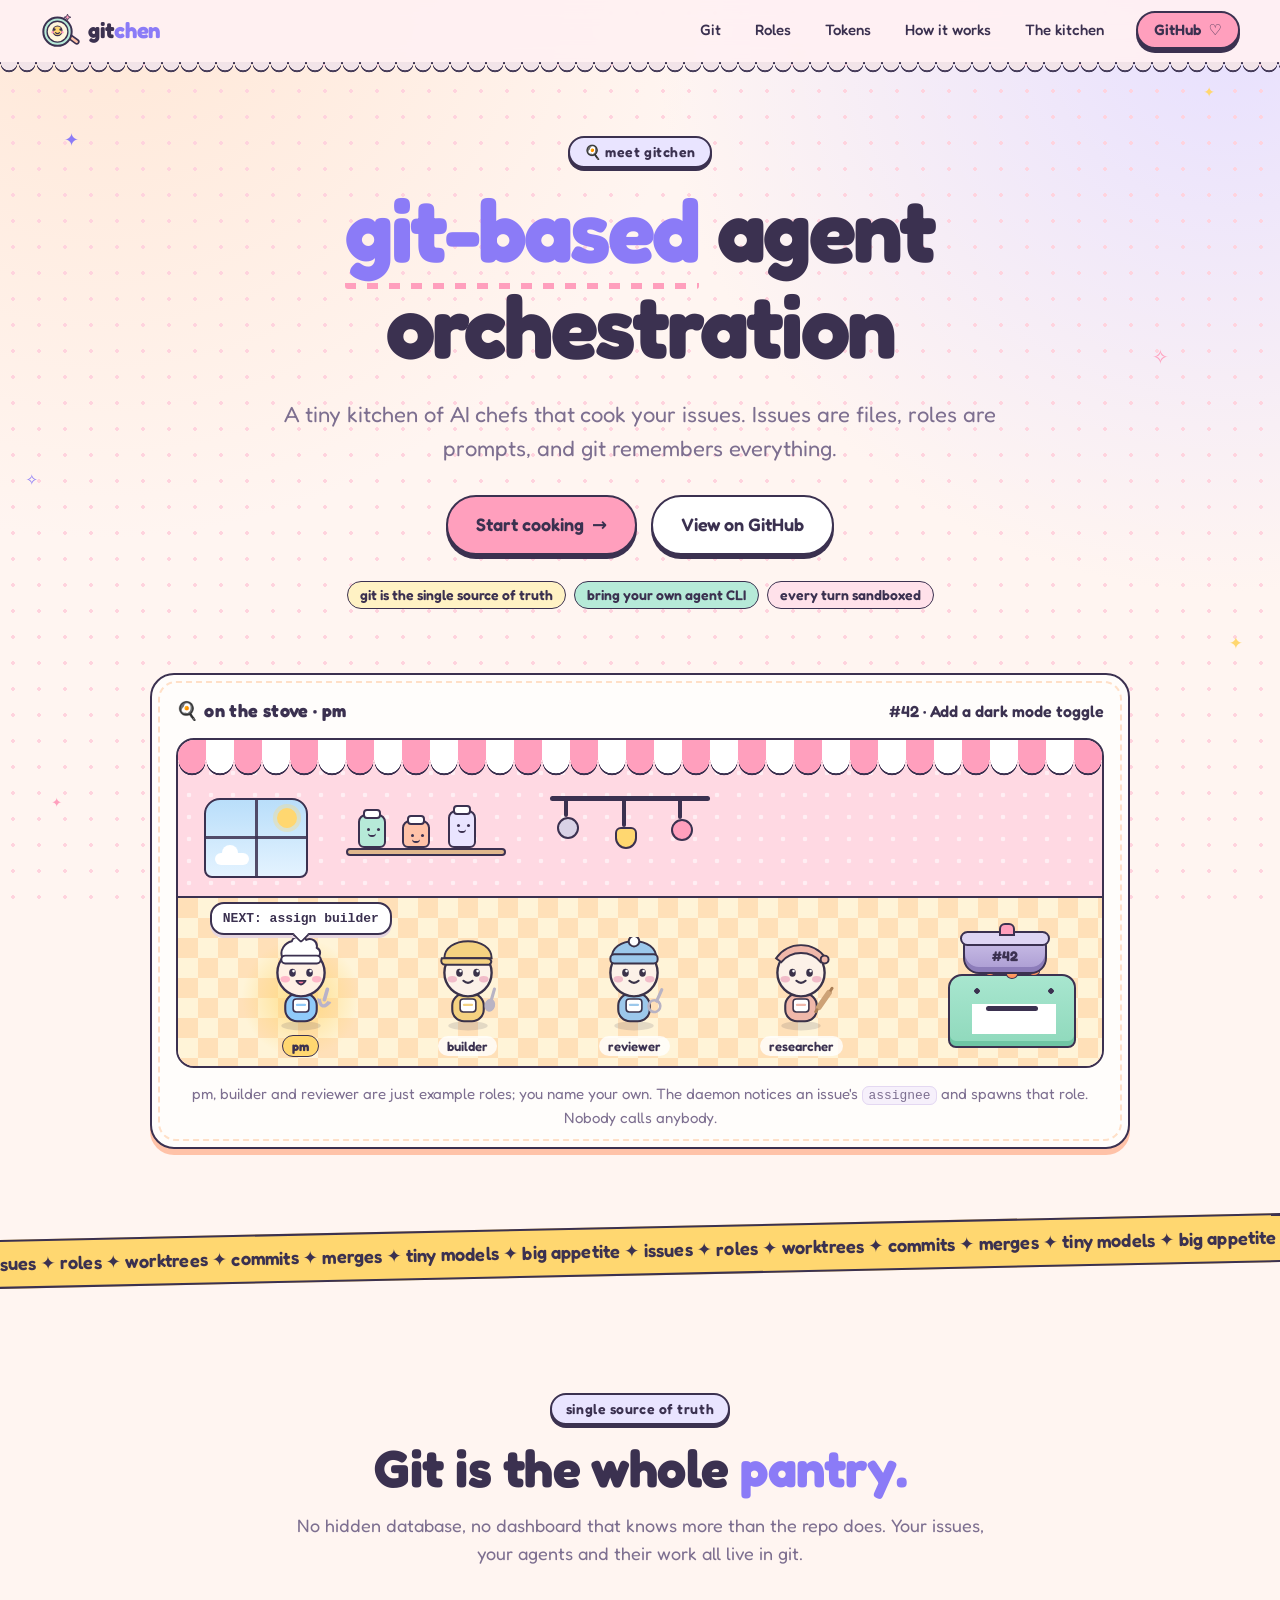
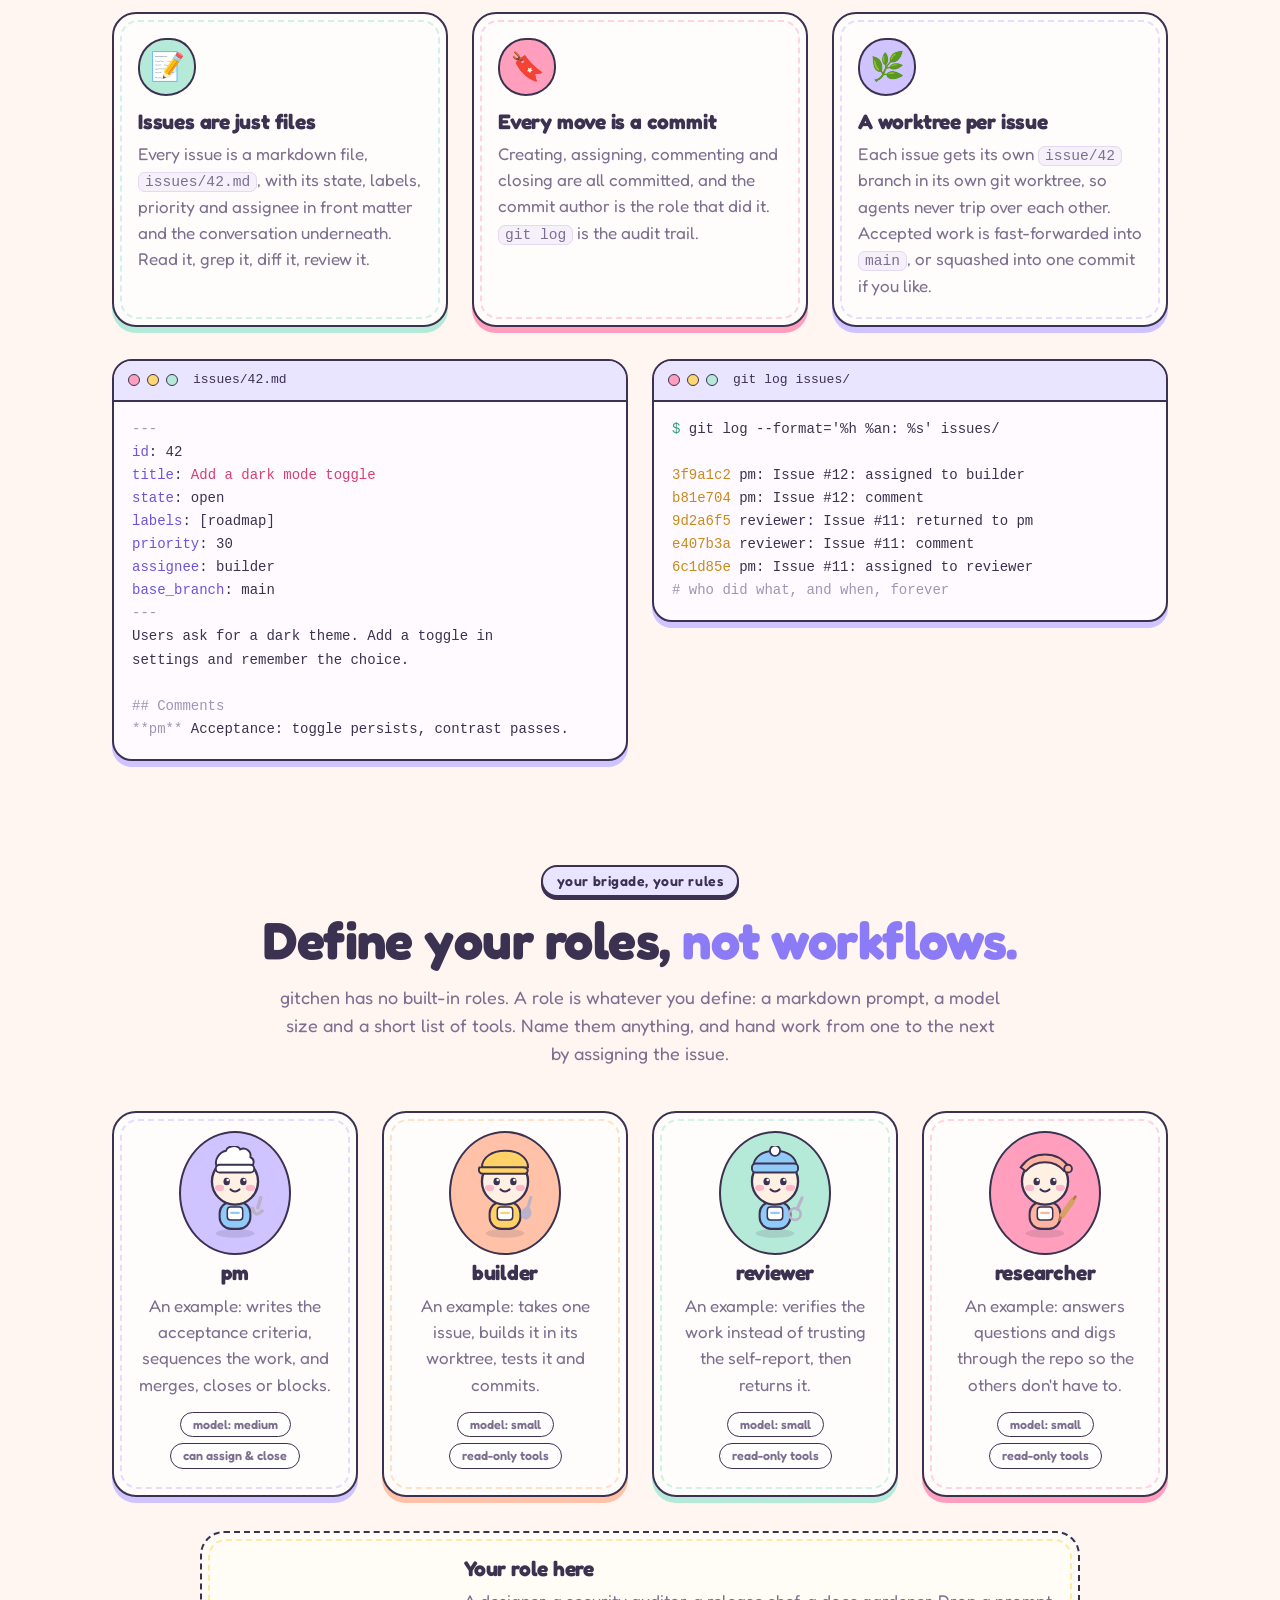
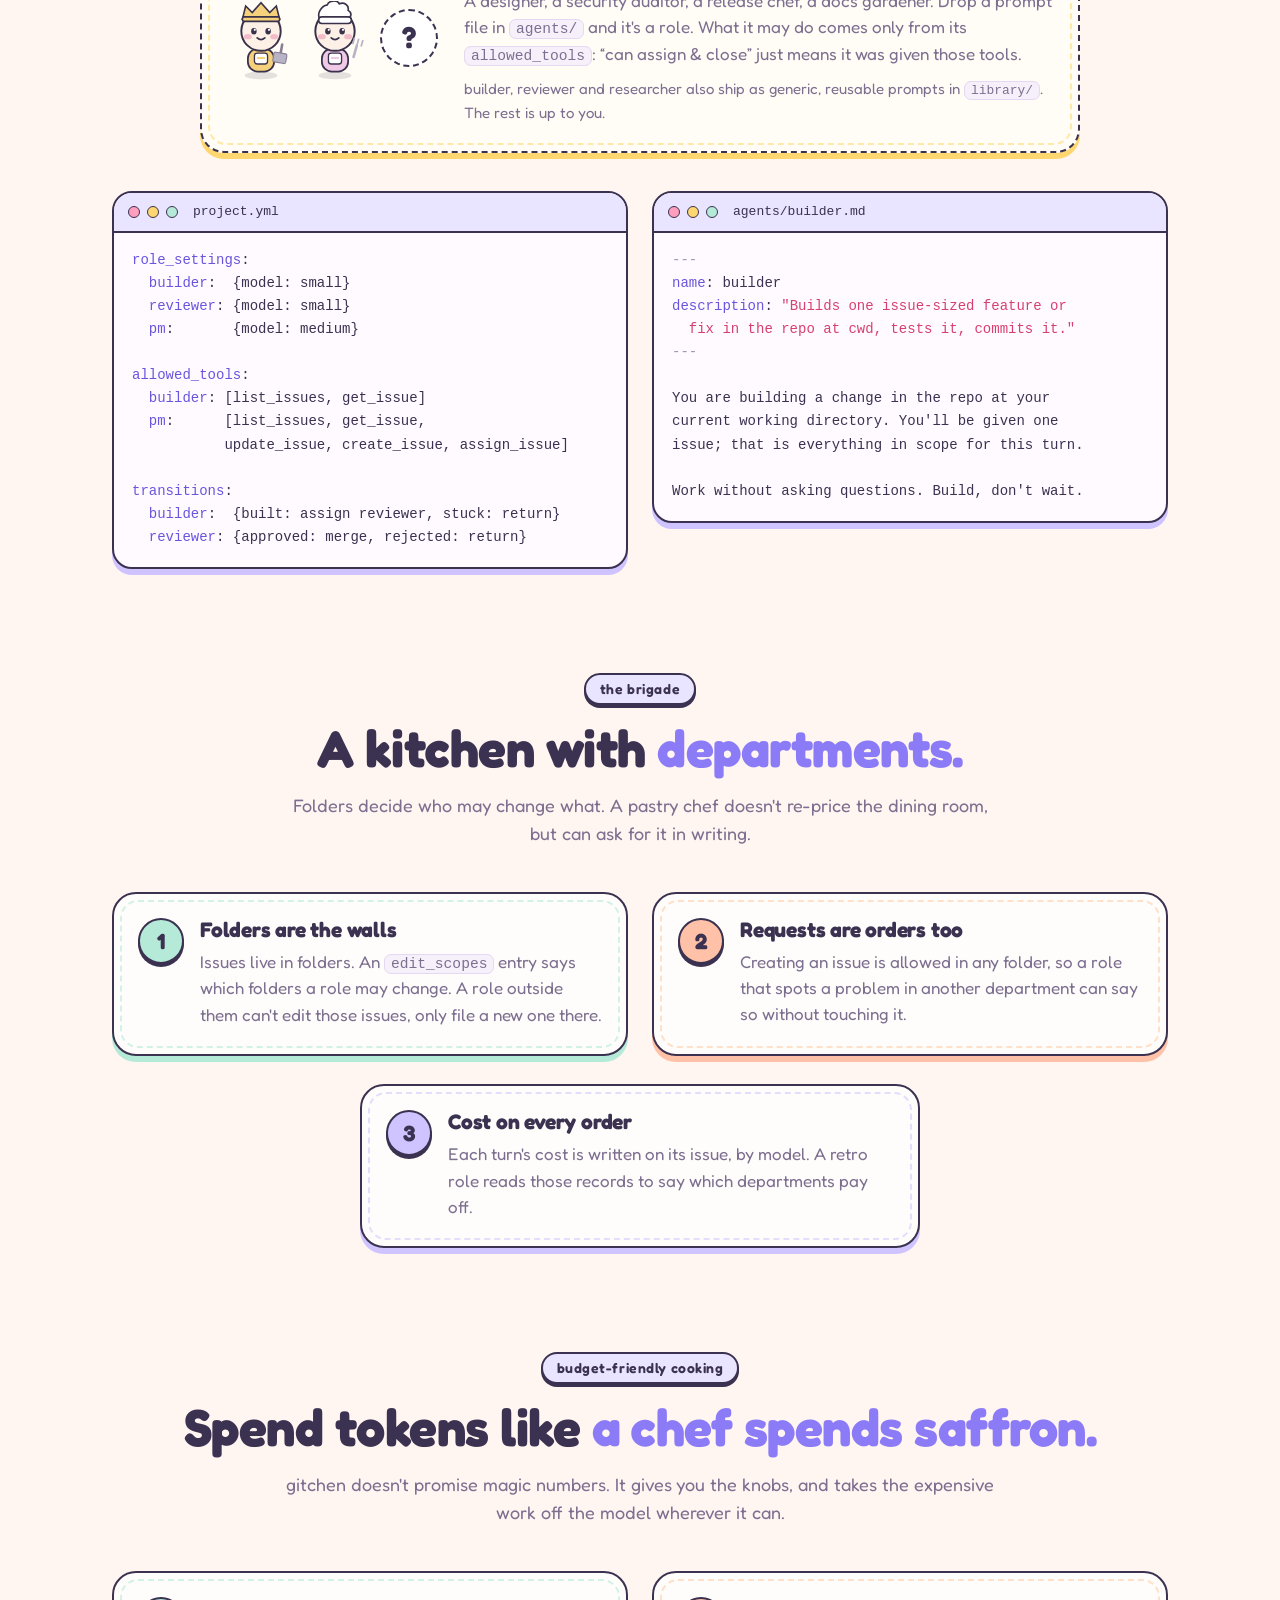
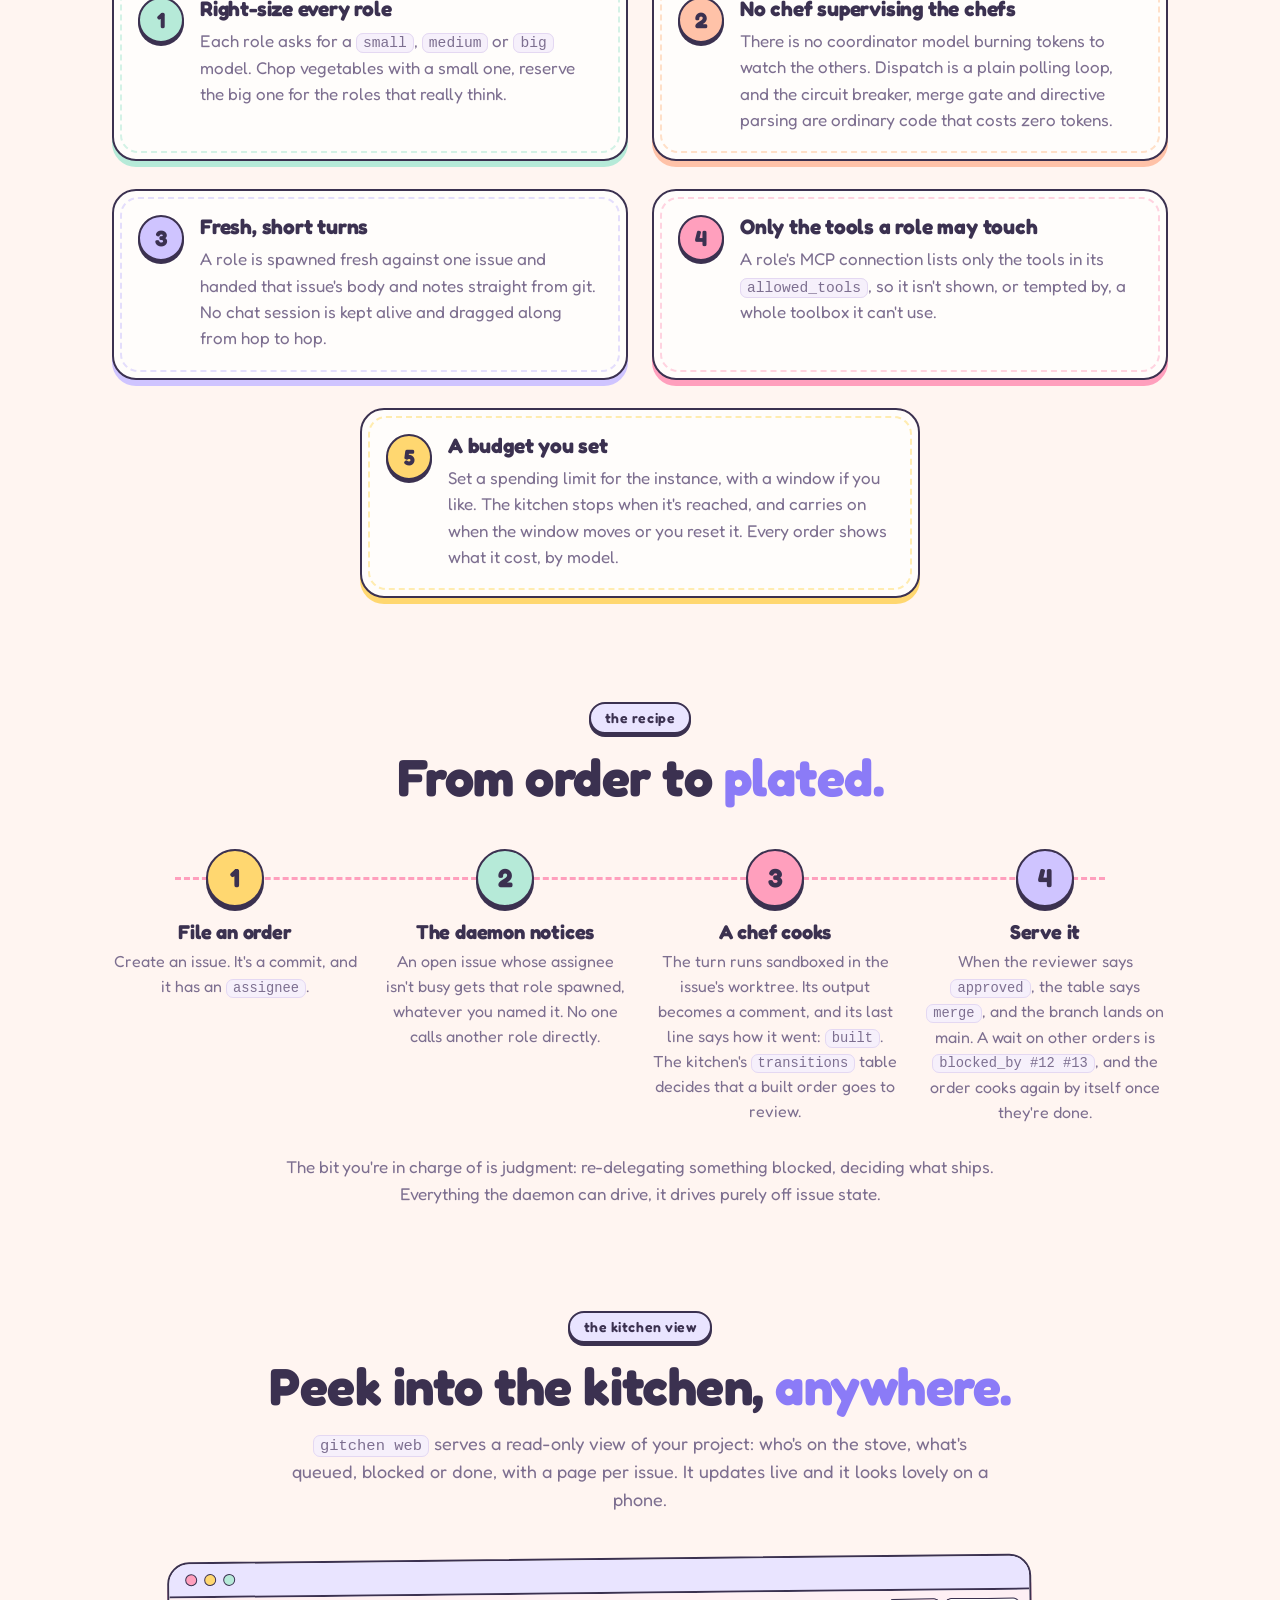
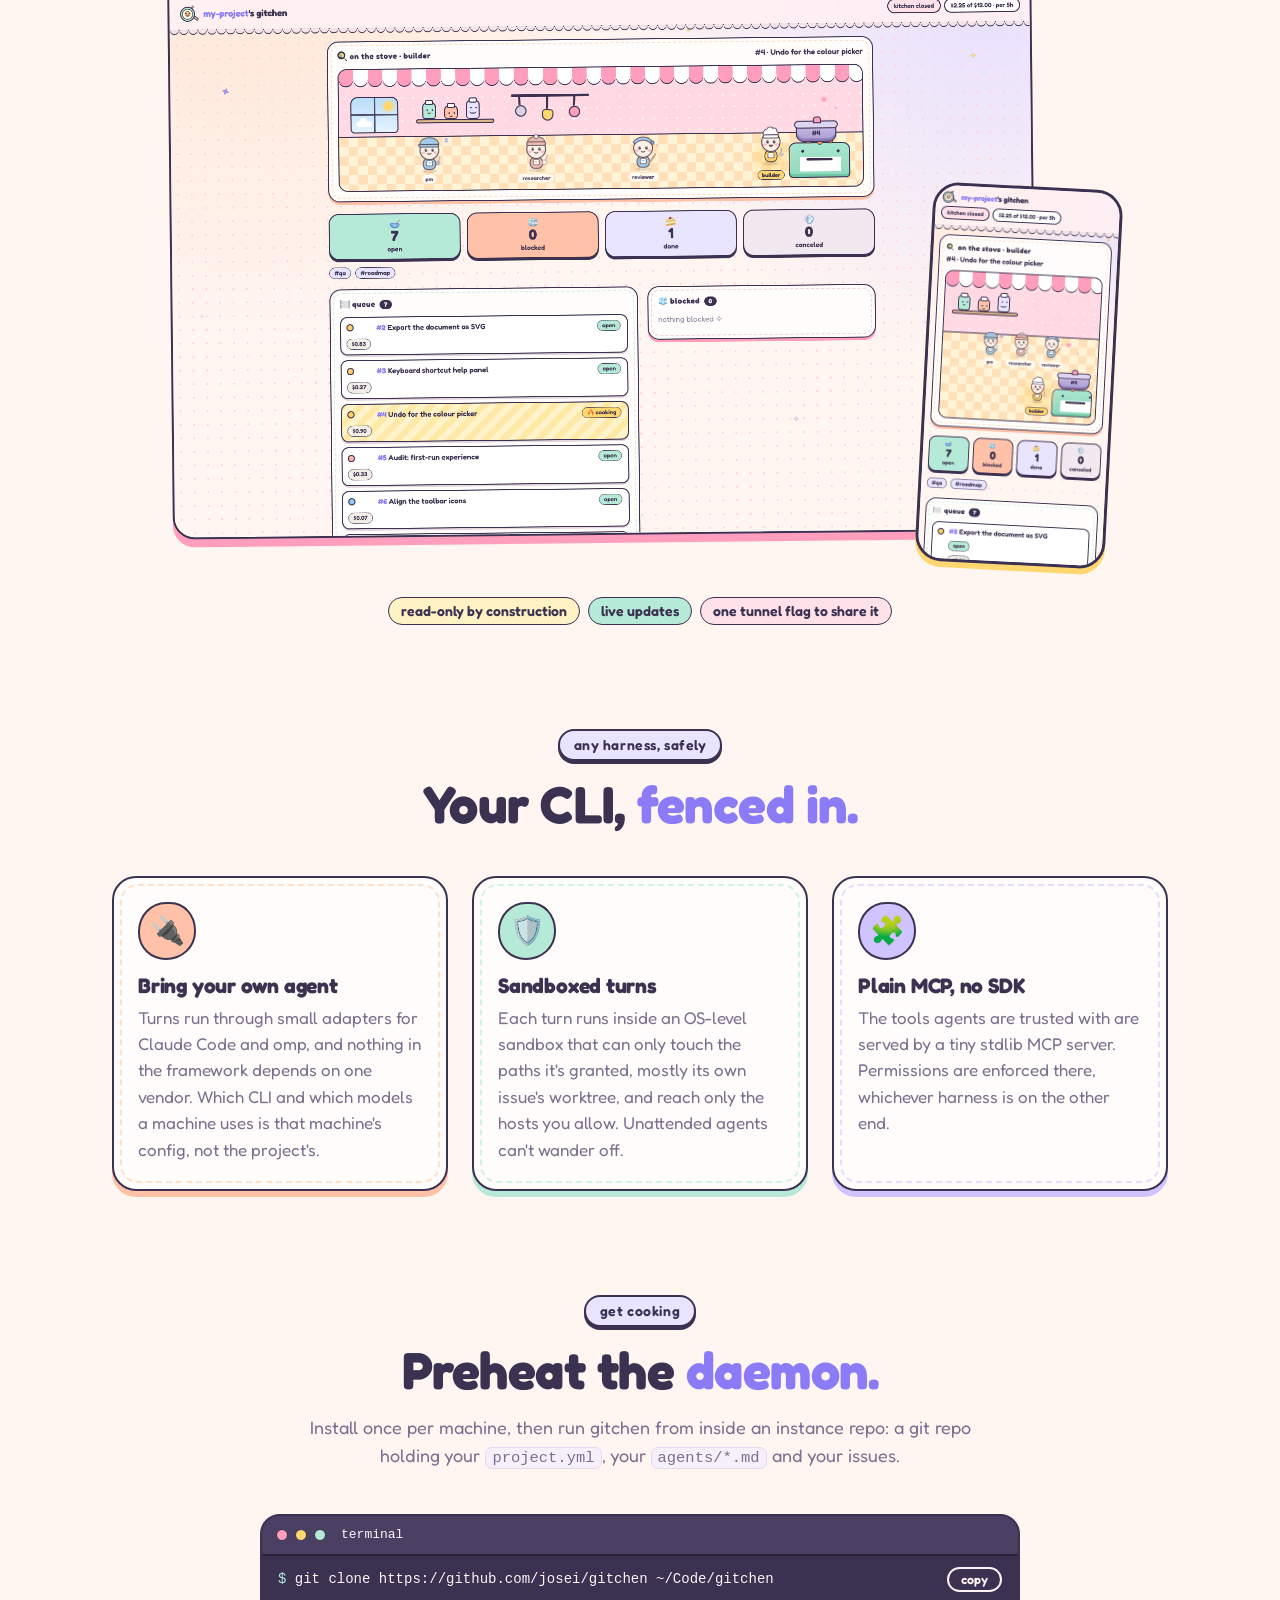
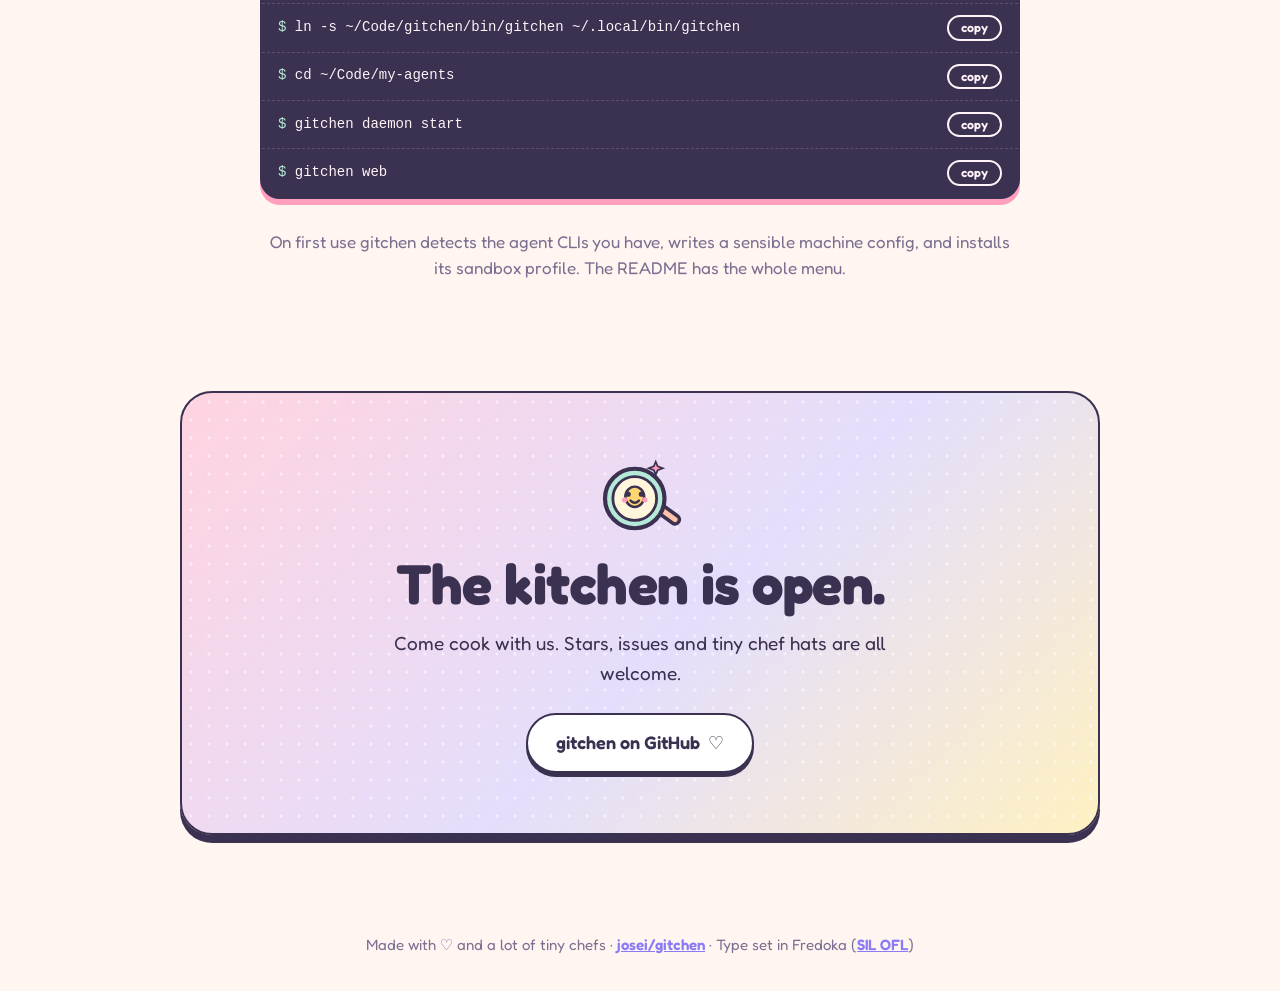
<file: site/index.html>
<!doctype html>
<html lang="en">
<head>
<meta charset="utf-8">
<meta name="viewport" content="width=device-width, initial-scale=1, viewport-fit=cover">
<title>gitchen: git-based agent orchestration</title>
<meta name="description" content="gitchen is git-based agent orchestration: issues are markdown files in git, every move is a commit, and you define the roles, models and tools each agent gets. A tiny kitchen of AI chefs that cooks your issues.">
<meta name="theme-color" content="#fff0f3">
<meta property="og:title" content="gitchen: git-based agent orchestration">
<meta property="og:description" content="Git is the single source of truth for your agents and your issues. Define roles, right-size the models, spend fewer tokens.">
<meta property="og:type" content="website">
<link rel="icon" href="favicon.svg" type="image/svg+xml">
<link rel="preload" href="fonts/fredoka.woff2" as="font" type="font/woff2" crossorigin>
<link rel="stylesheet" href="styles.css">
<script>document.documentElement.classList.add("js")</script>
</head>
<body>
<div class="sparkles" aria-hidden="true">
  <i style="--x:5%;--y:14%;--s:18px;--d:0s">✦</i>
  <i style="--x:94%;--y:9%;--s:14px;--d:1.2s">✦</i>
  <i style="--x:90%;--y:38%;--s:20px;--d:2.1s">✧</i>
  <i style="--x:2%;--y:52%;--s:15px;--d:.7s">✧</i>
  <i style="--x:96%;--y:70%;--s:17px;--d:1.8s">✦</i>
  <i style="--x:4%;--y:88%;--s:13px;--d:2.6s">✦</i>
  <i style="--x:50%;--y:96%;--s:16px;--d:.4s">✧</i>
  <i style="--x:62%;--y:5%;--s:12px;--d:3s">✦</i>
</div>

<header class="top">
  <a class="brand" href="./" aria-label="gitchen, home">
    <svg class="brand-mark" viewBox="0 0 48 48" aria-hidden="true"><path d="M33 30l11 8" stroke="#3b3150" stroke-width="7" stroke-linecap="round"/>
      <path d="M33 30l11 8" stroke="#ffc2a8" stroke-width="3" stroke-linecap="round"/>
      <circle cx="21" cy="26" r="17" fill="#b6ead8" stroke="#3b3150" stroke-width="2.4"/>
      <circle cx="21" cy="26" r="12.5" fill="#fff6dc" stroke="#3b3150" stroke-width="1.6"/>
      <ellipse cx="21" cy="25" rx="5.4" ry="5.8" fill="#ffd770" stroke="#3b3150" stroke-width="1.4"/>
      <circle cx="17.2" cy="23.5" r="1.5" fill="#3b3150"/>
      <circle cx="24.8" cy="23.5" r="1.5" fill="#3b3150"/>
      <path d="M18.6 27.2q2.4 2.4 4.8 0" fill="none" stroke="#3b3150" stroke-width="1.4" stroke-linecap="round"/>
      <circle cx="15.2" cy="26.8" r="1.5" fill="#ff9fbd"/>
      <circle cx="26.8" cy="26.8" r="1.5" fill="#ff9fbd"/>
      <path d="M33 5l1.1 2.6L37 8.7l-2.9 1.1L33 12.4l-1.1-2.6L29 8.7l2.9-1.1z" fill="#ff9fbd" stroke="#3b3150" stroke-width="1"/></svg>
    <span class="brand-name">git<em>chen</em></span>
  </a>
  <nav aria-label="Sections">
    <a href="#git">Git</a>
    <a href="#roles">Roles</a>
    <a href="#tokens">Tokens</a>
    <a href="#how">How it works</a>
    <a href="#view">The kitchen</a>
  </nav>
  <a class="btn btn-small" href="https://github.com/josei/gitchen">GitHub <span aria-hidden="true">♡</span></a>
</header>

<main>
  <!-- hero -->
  <section class="hero">
    <p class="eyebrow reveal"><span aria-hidden="true">🍳</span> meet gitchen</p>
    <h1 class="reveal"><span class="stitched">git-based</span> agent orchestration</h1>
    <p class="lede reveal">A tiny kitchen of AI chefs that cook your issues. Issues are files, roles are prompts, and git remembers everything.</p>
    <div class="actions reveal">
      <a class="btn btn-primary btn-lg" href="#start">Start cooking <span aria-hidden="true">→</span></a>
      <a class="btn btn-ghost btn-lg" href="https://github.com/josei/gitchen">View on GitHub</a>
    </div>
    <ul class="chips reveal" aria-label="Highlights">
      <li>git is the single source of truth</li><li>bring your own agent CLI</li><li>every turn sandboxed</li>
    </ul>

    <div class="card scene reveal" id="scene">
      <div class="scene-head">
        <h2><span class="ico" aria-hidden="true">🍳</span><span id="scene-who">on the stove · pm</span></h2>
        <span class="scene-issue">#42 · Add a dark mode toggle</span>
      </div>
      <div class="kitchen cooking" role="img" aria-label="Illustration: four little chef agents, with the example roles pm, builder, reviewer and researcher, in a kitchen. An order, issue 42, is passed from the pm to the builder to the reviewer and back to the pm, who merges it.">
        <div class="awning"></div>
        <div class="window"><span class="sun"></span><span class="cloud"></span></div>
        <div class="shelf"><span class="jar j1"><b></b></span><span class="jar j2"><b></b></span><span class="jar j3"><b></b></span></div>
        <div class="rail"><i></i><i></i><i></i></div>
        <div class="stove">
          <span class="flame"><i></i><i></i><i></i></span>
          <span class="pot"><span class="pot-order">#42</span></span>
        </div>
        <span class="steam s1"></span><span class="steam s2"></span><span class="steam s3"></span>
        <div class="floor">
          <div class="cook active" data-cook="pm"><span class="say"><code>NEXT: assign builder</code><i class="tail" aria-hidden="true"></i></span><svg viewBox="0 0 64 72" role="img" aria-label="pm" class="active"> <ellipse cx="32" cy="67.5" rx="15" ry="3.5" fill="#3b3150" opacity=".14"/> <rect x="20" y="43" width="24" height="21" rx="9" fill="#90caf9" stroke="#3b3150" stroke-width="1.6"/> <rect x="26" y="47" width="12" height="10" rx="2.5" fill="#fff" stroke="#3b3150" stroke-width="1.2"/> <path d="M29 51.5h6" stroke="#90caf9" stroke-width="1.8" stroke-linecap="round"/> <circle cx="32" cy="27" r="18" fill="#fff0e4" stroke="#3b3150" stroke-width="1.8"/> <ellipse cx="25.5" cy="27" rx="2.5" ry="3" fill="#3b3150"/> <ellipse cx="38.5" cy="27" rx="2.5" ry="3" fill="#3b3150"/> <circle cx="26.3" cy="25.8" r="1" fill="#fff"/> <circle cx="39.3" cy="25.8" r="1" fill="#fff"/> <path d="M28.5 33.2q3.5 5.6 7 0z" fill="#ff7a9c" stroke="#3b3150" stroke-width="1.4" stroke-linejoin="round"/> <ellipse cx="20" cy="32" rx="3.6" ry="2.4" fill="#ff9fbd" opacity=".7"/> <ellipse cx="44" cy="32" rx="3.6" ry="2.4" fill="#ff9fbd" opacity=".7"/> <path d="M18 16c-3-6 2-12 7-13 1-4 9-5 11-1 4-2 9 1 8 6 4 2 3 7-1 8z" fill="#fff" stroke="#3b3150" stroke-width="1.5"/> <rect x="17" y="14" width="30" height="6" rx="3" fill="#fff" stroke="#3b3150" stroke-width="1.5"/> <g transform="translate(50 47) rotate(16)"><g class="tool"><rect x="-1.4" y="-9" width="2.8" height="11" rx="1.4" fill="#b9b2c9"/> <path d="M-5 1q5 10 10 0M-3.4 1q3.4 8 6.8 0" fill="none" stroke="#b9b2c9" stroke-width="1.5"/></g></g> </svg><span class="cook-name">pm</span></div>
          <div class="cook" data-cook="builder"><svg viewBox="0 0 64 72" role="img" aria-label="builder" class=""> <ellipse cx="32" cy="67.5" rx="15" ry="3.5" fill="#3b3150" opacity=".14"/> <rect x="20" y="43" width="24" height="21" rx="9" fill="#ffd166" stroke="#3b3150" stroke-width="1.6"/> <rect x="26" y="47" width="12" height="10" rx="2.5" fill="#fff" stroke="#3b3150" stroke-width="1.2"/> <path d="M29 51.5h6" stroke="#ffd166" stroke-width="1.8" stroke-linecap="round"/> <circle cx="32" cy="27" r="18" fill="#fff0e4" stroke="#3b3150" stroke-width="1.8"/> <ellipse cx="25.5" cy="27" rx="2.5" ry="3" fill="#3b3150"/> <ellipse cx="38.5" cy="27" rx="2.5" ry="3" fill="#3b3150"/> <circle cx="26.3" cy="25.8" r="1" fill="#fff"/> <circle cx="39.3" cy="25.8" r="1" fill="#fff"/> <path d="M28.5 33.2q3.5 3.2 7 0" fill="none" stroke="#3b3150" stroke-width="1.6" stroke-linecap="round"/> <ellipse cx="20" cy="32" rx="3.6" ry="2.4" fill="#ff9fbd" opacity=".7"/> <ellipse cx="44" cy="32" rx="3.6" ry="2.4" fill="#ff9fbd" opacity=".7"/> <path d="M14 16c0-8 8-13 18-13s18 5 18 13z" fill="#ffd166" stroke="#3b3150" stroke-width="1.5"/> <path d="M12 16h34c4 0 5 3 2 5H15c-3 0-4-2-3-5z" fill="#ffd166" stroke="#3b3150" stroke-width="1.5"/> <g transform="translate(50 47) rotate(16)"><g class="tool"><rect x="-1.2" y="-9" width="2.4" height="12" rx="1.2" fill="#b9b2c9"/> <ellipse cx="0" cy="5" rx="4" ry="5" fill="#b9b2c9"/></g></g> </svg><span class="cook-name">builder</span></div>
          <div class="cook" data-cook="reviewer"><svg viewBox="0 0 64 72" role="img" aria-label="reviewer" class=""> <ellipse cx="32" cy="67.5" rx="15" ry="3.5" fill="#3b3150" opacity=".14"/> <rect x="20" y="43" width="24" height="21" rx="9" fill="#90caf9" stroke="#3b3150" stroke-width="1.6"/> <rect x="26" y="47" width="12" height="10" rx="2.5" fill="#fff" stroke="#3b3150" stroke-width="1.2"/> <path d="M29 51.5h6" stroke="#90caf9" stroke-width="1.8" stroke-linecap="round"/> <circle cx="32" cy="27" r="18" fill="#fff0e4" stroke="#3b3150" stroke-width="1.8"/> <ellipse cx="25.5" cy="27" rx="2.5" ry="3" fill="#3b3150"/> <ellipse cx="38.5" cy="27" rx="2.5" ry="3" fill="#3b3150"/> <circle cx="26.3" cy="25.8" r="1" fill="#fff"/> <circle cx="39.3" cy="25.8" r="1" fill="#fff"/> <path d="M28.5 33.2q3.5 3.2 7 0" fill="none" stroke="#3b3150" stroke-width="1.6" stroke-linecap="round"/> <ellipse cx="20" cy="32" rx="3.6" ry="2.4" fill="#ff9fbd" opacity=".7"/> <ellipse cx="44" cy="32" rx="3.6" ry="2.4" fill="#ff9fbd" opacity=".7"/> <path d="M15 16c0-8 7-13 17-13s17 5 17 13z" fill="#90caf9" stroke="#3b3150" stroke-width="1.5"/> <rect x="14" y="13" width="36" height="7" rx="3" fill="#90caf9" stroke="#3b3150" stroke-width="1.5"/> <circle cx="32" cy="3" r="4" fill="#fff" stroke="#3b3150" stroke-width="1.5"/> <g transform="translate(50 47) rotate(24)"><g class="tool"><rect x="-1.2" y="-9" width="2.4" height="12" rx="1.2" fill="#b9b2c9"/> <circle cx="0" cy="6" r="4.5" fill="none" stroke="#b9b2c9" stroke-width="2"/></g></g> </svg><span class="cook-name">reviewer</span></div>
          <div class="cook" data-cook="researcher"><svg viewBox="0 0 64 72" role="img" aria-label="researcher" class=""> <ellipse cx="32" cy="67.5" rx="15" ry="3.5" fill="#3b3150" opacity=".14"/> <rect x="20" y="43" width="24" height="21" rx="9" fill="#ffb4a2" stroke="#3b3150" stroke-width="1.6"/> <rect x="26" y="47" width="12" height="10" rx="2.5" fill="#fff" stroke="#3b3150" stroke-width="1.2"/> <path d="M29 51.5h6" stroke="#ffb4a2" stroke-width="1.8" stroke-linecap="round"/> <circle cx="32" cy="27" r="18" fill="#fff0e4" stroke="#3b3150" stroke-width="1.8"/> <ellipse cx="25.5" cy="27" rx="2.5" ry="3" fill="#3b3150"/> <ellipse cx="38.5" cy="27" rx="2.5" ry="3" fill="#3b3150"/> <circle cx="26.3" cy="25.8" r="1" fill="#fff"/> <circle cx="39.3" cy="25.8" r="1" fill="#fff"/> <path d="M28.5 33.2q3.5 3.2 7 0" fill="none" stroke="#3b3150" stroke-width="1.6" stroke-linecap="round"/> <ellipse cx="20" cy="32" rx="3.6" ry="2.4" fill="#ff9fbd" opacity=".7"/> <ellipse cx="44" cy="32" rx="3.6" ry="2.4" fill="#ff9fbd" opacity=".7"/> <path d="M13 16c5-7 12-10 19-10s14 3 19 10l-4 3c-4-5-9-7-15-7s-11 2-15 7z" fill="#ffb4a2" stroke="#3b3150" stroke-width="1.5"/> <circle cx="50" cy="17" r="3" fill="#ffb4a2" stroke="#3b3150" stroke-width="1.5"/> <g transform="translate(50 47) rotate(35)"><g class="tool"><rect x="-2.2" y="-8" width="4.4" height="18" rx="2.2" fill="#d9a066"/> <rect x="-1.1" y="-11" width="2.2" height="4" rx="1" fill="#b57b45"/> <rect x="-1.1" y="9" width="2.2" height="4" rx="1" fill="#b57b45"/></g></g> </svg><span class="cook-name">researcher</span></div>
        </div>
      </div>
      <p class="scene-note">pm, builder and reviewer are just example roles; you name your own. The daemon notices an issue's <code>assignee</code> and spawns that role. Nobody calls anybody.</p>
    </div>
  </section>

  <div class="ribbon-wrap"><div class="ribbon" aria-hidden="true"><div><span>issues ✦ roles ✦ worktrees ✦ commits ✦ merges ✦ tiny models ✦ big appetite ✦ </span><span>issues ✦ roles ✦ worktrees ✦ commits ✦ merges ✦ tiny models ✦ big appetite ✦ </span></div></div></div>

  <!-- git as ssot -->
  <section id="git" class="block">
    <div class="sec-head reveal">
      <p class="eyebrow">single source of truth</p>
      <h2>Git is the whole <em>pantry.</em></h2>
      <p class="sub">No hidden database, no dashboard that knows more than the repo does. Your issues, your agents and their work all live in git.</p>
    </div>
    <div class="cards three">
      <article class="card tone-mint reveal">
        <div class="blob">📝</div>
        <h3>Issues are just files</h3>
        <p>Every issue is a markdown file, <code>issues/42.md</code>, with its state, labels, priority and assignee in front matter and the conversation underneath. Read it, grep it, diff it, review it.</p>
      </article>
      <article class="card tone-rose reveal">
        <div class="blob">🔖</div>
        <h3>Every move is a commit</h3>
        <p>Creating, assigning, commenting and closing are all committed, and the commit author is the role that did it. <code>git log</code> is the audit trail.</p>
      </article>
      <article class="card tone-lav reveal">
        <div class="blob">🌿</div>
        <h3>A worktree per issue</h3>
        <p>Each issue gets its own <code>issue/42</code> branch in its own git worktree, so agents never trip over each other. Accepted work is fast-forwarded into <code>main</code>, or squashed into one commit if you like.</p>
      </article>
    </div>
    <div class="cards two codes">
      <figure class="code reveal">
        <figcaption><i></i><i></i><i></i><span>issues/42.md</span></figcaption>
<pre><code><span class="c">---</span>
<span class="k">id</span>: 42
<span class="k">title</span>: <span class="s">Add a dark mode toggle</span>
<span class="k">state</span>: open
<span class="k">labels</span>: [roadmap]
<span class="k">priority</span>: 30
<span class="k">assignee</span>: builder
<span class="k">base_branch</span>: main
<span class="c">---</span>
Users ask for a dark theme. Add a toggle in
settings and remember the choice.

<span class="c">## Comments</span>
<span class="c">**pm**</span> Acceptance: toggle persists, contrast passes.</code></pre>
      </figure>
      <figure class="code reveal">
        <figcaption><i></i><i></i><i></i><span>git log issues/</span></figcaption>
<pre><code><span class="p">$</span> git log --format='%h %an: %s' issues/

<span class="h">3f9a1c2</span> pm: Issue #12: assigned to builder
<span class="h">b81e704</span> pm: Issue #12: comment
<span class="h">9d2a6f5</span> reviewer: Issue #11: returned to pm
<span class="h">e407b3a</span> reviewer: Issue #11: comment
<span class="h">6c1d85e</span> pm: Issue #11: assigned to reviewer
<span class="c"># who did what, and when, forever</span></code></pre>
      </figure>
    </div>
  </section>

  <!-- roles -->
  <section id="roles" class="block">
    <div class="sec-head reveal">
      <p class="eyebrow">your brigade, your rules</p>
      <h2>Define your roles, <em>not workflows.</em></h2>
      <p class="sub">gitchen has no built-in roles. A role is whatever you define: a markdown prompt, a model size and a short list of tools. Name them anything, and hand work from one to the next by assigning the issue.</p>
    </div>
    <div class="cards four roles">
      <article class="card tone-lav reveal">
        <div class="portrait"><svg viewBox="0 0 64 72" role="img" aria-label="pm" class=""> <ellipse cx="32" cy="67.5" rx="15" ry="3.5" fill="#3b3150" opacity=".14"/> <rect x="20" y="43" width="24" height="21" rx="9" fill="#90caf9" stroke="#3b3150" stroke-width="1.6"/> <rect x="26" y="47" width="12" height="10" rx="2.5" fill="#fff" stroke="#3b3150" stroke-width="1.2"/> <path d="M29 51.5h6" stroke="#90caf9" stroke-width="1.8" stroke-linecap="round"/> <circle cx="32" cy="27" r="18" fill="#fff0e4" stroke="#3b3150" stroke-width="1.8"/> <ellipse cx="25.5" cy="27" rx="2.5" ry="3" fill="#3b3150"/> <ellipse cx="38.5" cy="27" rx="2.5" ry="3" fill="#3b3150"/> <circle cx="26.3" cy="25.8" r="1" fill="#fff"/> <circle cx="39.3" cy="25.8" r="1" fill="#fff"/> <path d="M28.5 33.2q3.5 3.2 7 0" fill="none" stroke="#3b3150" stroke-width="1.6" stroke-linecap="round"/> <ellipse cx="20" cy="32" rx="3.6" ry="2.4" fill="#ff9fbd" opacity=".7"/> <ellipse cx="44" cy="32" rx="3.6" ry="2.4" fill="#ff9fbd" opacity=".7"/> <path d="M18 16c-3-6 2-12 7-13 1-4 9-5 11-1 4-2 9 1 8 6 4 2 3 7-1 8z" fill="#fff" stroke="#3b3150" stroke-width="1.5"/> <rect x="17" y="14" width="30" height="6" rx="3" fill="#fff" stroke="#3b3150" stroke-width="1.5"/> <g transform="translate(50 47) rotate(16)"><g class="tool"><rect x="-1.4" y="-9" width="2.8" height="11" rx="1.4" fill="#b9b2c9"/> <path d="M-5 1q5 10 10 0M-3.4 1q3.4 8 6.8 0" fill="none" stroke="#b9b2c9" stroke-width="1.5"/></g></g> </svg></div>
        <h3>pm</h3>
        <p>An example: writes the acceptance criteria, sequences the work, and merges, closes or blocks.</p>
        <p class="tags"><span class="chip">model: medium</span><span class="chip">can assign &amp; close</span></p>
      </article>
      <article class="card tone-peach reveal">
        <div class="portrait"><svg viewBox="0 0 64 72" role="img" aria-label="builder" class=""> <ellipse cx="32" cy="67.5" rx="15" ry="3.5" fill="#3b3150" opacity=".14"/> <rect x="20" y="43" width="24" height="21" rx="9" fill="#ffd166" stroke="#3b3150" stroke-width="1.6"/> <rect x="26" y="47" width="12" height="10" rx="2.5" fill="#fff" stroke="#3b3150" stroke-width="1.2"/> <path d="M29 51.5h6" stroke="#ffd166" stroke-width="1.8" stroke-linecap="round"/> <circle cx="32" cy="27" r="18" fill="#fff0e4" stroke="#3b3150" stroke-width="1.8"/> <ellipse cx="25.5" cy="27" rx="2.5" ry="3" fill="#3b3150"/> <ellipse cx="38.5" cy="27" rx="2.5" ry="3" fill="#3b3150"/> <circle cx="26.3" cy="25.8" r="1" fill="#fff"/> <circle cx="39.3" cy="25.8" r="1" fill="#fff"/> <path d="M28.5 33.2q3.5 3.2 7 0" fill="none" stroke="#3b3150" stroke-width="1.6" stroke-linecap="round"/> <ellipse cx="20" cy="32" rx="3.6" ry="2.4" fill="#ff9fbd" opacity=".7"/> <ellipse cx="44" cy="32" rx="3.6" ry="2.4" fill="#ff9fbd" opacity=".7"/> <path d="M14 16c0-8 8-13 18-13s18 5 18 13z" fill="#ffd166" stroke="#3b3150" stroke-width="1.5"/> <path d="M12 16h34c4 0 5 3 2 5H15c-3 0-4-2-3-5z" fill="#ffd166" stroke="#3b3150" stroke-width="1.5"/> <g transform="translate(50 47) rotate(16)"><g class="tool"><rect x="-1.2" y="-9" width="2.4" height="12" rx="1.2" fill="#b9b2c9"/> <ellipse cx="0" cy="5" rx="4" ry="5" fill="#b9b2c9"/></g></g> </svg></div>
        <h3>builder</h3>
        <p>An example: takes one issue, builds it in its worktree, tests it and commits.</p>
        <p class="tags"><span class="chip">model: small</span><span class="chip">read-only tools</span></p>
      </article>
      <article class="card tone-mint reveal">
        <div class="portrait"><svg viewBox="0 0 64 72" role="img" aria-label="reviewer" class=""> <ellipse cx="32" cy="67.5" rx="15" ry="3.5" fill="#3b3150" opacity=".14"/> <rect x="20" y="43" width="24" height="21" rx="9" fill="#90caf9" stroke="#3b3150" stroke-width="1.6"/> <rect x="26" y="47" width="12" height="10" rx="2.5" fill="#fff" stroke="#3b3150" stroke-width="1.2"/> <path d="M29 51.5h6" stroke="#90caf9" stroke-width="1.8" stroke-linecap="round"/> <circle cx="32" cy="27" r="18" fill="#fff0e4" stroke="#3b3150" stroke-width="1.8"/> <ellipse cx="25.5" cy="27" rx="2.5" ry="3" fill="#3b3150"/> <ellipse cx="38.5" cy="27" rx="2.5" ry="3" fill="#3b3150"/> <circle cx="26.3" cy="25.8" r="1" fill="#fff"/> <circle cx="39.3" cy="25.8" r="1" fill="#fff"/> <path d="M28.5 33.2q3.5 3.2 7 0" fill="none" stroke="#3b3150" stroke-width="1.6" stroke-linecap="round"/> <ellipse cx="20" cy="32" rx="3.6" ry="2.4" fill="#ff9fbd" opacity=".7"/> <ellipse cx="44" cy="32" rx="3.6" ry="2.4" fill="#ff9fbd" opacity=".7"/> <path d="M15 16c0-8 7-13 17-13s17 5 17 13z" fill="#90caf9" stroke="#3b3150" stroke-width="1.5"/> <rect x="14" y="13" width="36" height="7" rx="3" fill="#90caf9" stroke="#3b3150" stroke-width="1.5"/> <circle cx="32" cy="3" r="4" fill="#fff" stroke="#3b3150" stroke-width="1.5"/> <g transform="translate(50 47) rotate(24)"><g class="tool"><rect x="-1.2" y="-9" width="2.4" height="12" rx="1.2" fill="#b9b2c9"/> <circle cx="0" cy="6" r="4.5" fill="none" stroke="#b9b2c9" stroke-width="2"/></g></g> </svg></div>
        <h3>reviewer</h3>
        <p>An example: verifies the work instead of trusting the self-report, then returns it.</p>
        <p class="tags"><span class="chip">model: small</span><span class="chip">read-only tools</span></p>
      </article>
      <article class="card tone-rose reveal">
        <div class="portrait"><svg viewBox="0 0 64 72" role="img" aria-label="researcher" class=""> <ellipse cx="32" cy="67.5" rx="15" ry="3.5" fill="#3b3150" opacity=".14"/> <rect x="20" y="43" width="24" height="21" rx="9" fill="#ffb4a2" stroke="#3b3150" stroke-width="1.6"/> <rect x="26" y="47" width="12" height="10" rx="2.5" fill="#fff" stroke="#3b3150" stroke-width="1.2"/> <path d="M29 51.5h6" stroke="#ffb4a2" stroke-width="1.8" stroke-linecap="round"/> <circle cx="32" cy="27" r="18" fill="#fff0e4" stroke="#3b3150" stroke-width="1.8"/> <ellipse cx="25.5" cy="27" rx="2.5" ry="3" fill="#3b3150"/> <ellipse cx="38.5" cy="27" rx="2.5" ry="3" fill="#3b3150"/> <circle cx="26.3" cy="25.8" r="1" fill="#fff"/> <circle cx="39.3" cy="25.8" r="1" fill="#fff"/> <path d="M28.5 33.2q3.5 3.2 7 0" fill="none" stroke="#3b3150" stroke-width="1.6" stroke-linecap="round"/> <ellipse cx="20" cy="32" rx="3.6" ry="2.4" fill="#ff9fbd" opacity=".7"/> <ellipse cx="44" cy="32" rx="3.6" ry="2.4" fill="#ff9fbd" opacity=".7"/> <path d="M13 16c5-7 12-10 19-10s14 3 19 10l-4 3c-4-5-9-7-15-7s-11 2-15 7z" fill="#ffb4a2" stroke="#3b3150" stroke-width="1.5"/> <circle cx="50" cy="17" r="3" fill="#ffb4a2" stroke="#3b3150" stroke-width="1.5"/> <g transform="translate(50 47) rotate(35)"><g class="tool"><rect x="-2.2" y="-8" width="4.4" height="18" rx="2.2" fill="#d9a066"/> <rect x="-1.1" y="-11" width="2.2" height="4" rx="1" fill="#b57b45"/> <rect x="-1.1" y="9" width="2.2" height="4" rx="1" fill="#b57b45"/></g></g> </svg></div>
        <h3>researcher</h3>
        <p>An example: answers questions and digs through the repo so the others don't have to.</p>
        <p class="tags"><span class="chip">model: small</span><span class="chip">read-only tools</span></p>
      </article>
    </div>
    <article class="card ghost tone-butter reveal">
      <div class="ghosts"><svg viewBox="0 0 64 72" role="img" aria-label="designer" class=""> <ellipse cx="32" cy="67.5" rx="15" ry="3.5" fill="#3b3150" opacity=".14"/> <rect x="20" y="43" width="24" height="21" rx="9" fill="#ffd166" stroke="#3b3150" stroke-width="1.6"/> <rect x="26" y="47" width="12" height="10" rx="2.5" fill="#fff" stroke="#3b3150" stroke-width="1.2"/> <path d="M29 51.5h6" stroke="#ffd166" stroke-width="1.8" stroke-linecap="round"/> <circle cx="32" cy="27" r="18" fill="#fff0e4" stroke="#3b3150" stroke-width="1.8"/> <ellipse cx="25.5" cy="27" rx="2.5" ry="3" fill="#3b3150"/> <ellipse cx="38.5" cy="27" rx="2.5" ry="3" fill="#3b3150"/> <circle cx="26.3" cy="25.8" r="1" fill="#fff"/> <circle cx="39.3" cy="25.8" r="1" fill="#fff"/> <path d="M28.5 33.2q3.5 3.2 7 0" fill="none" stroke="#3b3150" stroke-width="1.6" stroke-linecap="round"/> <ellipse cx="20" cy="32" rx="3.6" ry="2.4" fill="#ff9fbd" opacity=".7"/> <ellipse cx="44" cy="32" rx="3.6" ry="2.4" fill="#ff9fbd" opacity=".7"/> <path d="M15 16l3-12 6 6 8-9 8 9 6-6 3 12z" fill="#ffd166" stroke="#3b3150" stroke-width="1.5"/> <rect x="15" y="14" width="34" height="4" rx="1.5" fill="#ffd166" stroke="#3b3150" stroke-width="1.5"/> <g transform="translate(50 47) rotate(10)"><g class="tool"><rect x="-1.2" y="-9" width="2.4" height="10" rx="1.2" fill="#8a7f9b"/> <rect x="-6" y="0" width="12" height="9" rx="1.5" fill="#b9b2c9" stroke="#8a7f9b" stroke-width="1"/></g></g> </svg><svg viewBox="0 0 64 72" role="img" aria-label="tester" class=""> <ellipse cx="32" cy="67.5" rx="15" ry="3.5" fill="#3b3150" opacity=".14"/> <rect x="20" y="43" width="24" height="21" rx="9" fill="#f6c6ea" stroke="#3b3150" stroke-width="1.6"/> <rect x="26" y="47" width="12" height="10" rx="2.5" fill="#fff" stroke="#3b3150" stroke-width="1.2"/> <path d="M29 51.5h6" stroke="#f6c6ea" stroke-width="1.8" stroke-linecap="round"/> <circle cx="32" cy="27" r="18" fill="#fff0e4" stroke="#3b3150" stroke-width="1.8"/> <ellipse cx="25.5" cy="27" rx="2.5" ry="3" fill="#3b3150"/> <ellipse cx="38.5" cy="27" rx="2.5" ry="3" fill="#3b3150"/> <circle cx="26.3" cy="25.8" r="1" fill="#fff"/> <circle cx="39.3" cy="25.8" r="1" fill="#fff"/> <path d="M28.5 33.2q3.5 3.2 7 0" fill="none" stroke="#3b3150" stroke-width="1.6" stroke-linecap="round"/> <ellipse cx="20" cy="32" rx="3.6" ry="2.4" fill="#ff9fbd" opacity=".7"/> <ellipse cx="44" cy="32" rx="3.6" ry="2.4" fill="#ff9fbd" opacity=".7"/> <path d="M18 16c-3-6 2-12 7-13 1-4 9-5 11-1 4-2 9 1 8 6 4 2 3 7-1 8z" fill="#fff" stroke="#3b3150" stroke-width="1.5"/> <rect x="17" y="14" width="30" height="6" rx="3" fill="#fff" stroke="#3b3150" stroke-width="1.5"/> <g transform="translate(50 47) rotate(16)"><g class="tool"><rect x="-1.2" y="-8" width="2.4" height="13" rx="1.2" fill="#b9b2c9"/> <path d="M-4 -13v5M0 -13v5M4 -13v5" stroke="#b9b2c9" stroke-width="1.6" stroke-linecap="round"/></g></g> </svg><span class="ghost-q" aria-hidden="true">?</span></div>
      <div>
        <h3>Your role here</h3>
        <p>A designer, a security auditor, a release chef, a docs gardener. Drop a prompt file in <code>agents/</code> and it's a role. What it may do comes only from its <code>allowed_tools</code>: &ldquo;can assign &amp; close&rdquo; just means it was given those tools.</p>
        <p class="note">builder, reviewer and researcher also ship as generic, reusable prompts in <code>library/</code>. The rest is up to you.</p>
      </div>
    </article>
    <div class="cards two codes">
      <figure class="code reveal">
        <figcaption><i></i><i></i><i></i><span>project.yml</span></figcaption>
<pre><code><span class="k">role_settings</span>:
  <span class="k">builder</span>:  {model: small}
  <span class="k">reviewer</span>: {model: small}
  <span class="k">pm</span>:       {model: medium}

<span class="k">allowed_tools</span>:
  <span class="k">builder</span>: [list_issues, get_issue]
  <span class="k">pm</span>:      [list_issues, get_issue,
           update_issue, create_issue, assign_issue]

<span class="k">transitions</span>:
  <span class="k">builder</span>:  {built: assign reviewer, stuck: return}
  <span class="k">reviewer</span>: {approved: merge, rejected: return}</code></pre>
      </figure>
      <figure class="code reveal">
        <figcaption><i></i><i></i><i></i><span>agents/builder.md</span></figcaption>
<pre><code><span class="c">---</span>
<span class="k">name</span>: builder
<span class="k">description</span>: <span class="s">"Builds one issue-sized feature or
  fix in the repo at cwd, tests it, commits it."</span>
<span class="c">---</span>

You are building a change in the repo at your
current working directory. You'll be given one
issue; that is everything in scope for this turn.

Work without asking questions. Build, don't wait.</code></pre>
      </figure>
    </div>
  </section>

  <!-- departments -->
  <section id="departments" class="block">
    <div class="sec-head reveal">
      <p class="eyebrow">the brigade</p>
      <h2>A kitchen with <em>departments.</em></h2>
      <p class="sub">Folders decide who may change what. A pastry chef doesn't re-price the dining room, but can ask for it in writing.</p>
    </div>
    <ol class="tips">
      <li class="card tone-mint reveal"><span class="num">1</span><div><h3>Folders are the walls</h3><p>Issues live in folders. An <code>edit_scopes</code> entry says which folders a role may change. A role outside them can't edit those issues, only file a new one there.</p></div></li>
      <li class="card tone-peach reveal"><span class="num">2</span><div><h3>Requests are orders too</h3><p>Creating an issue is allowed in any folder, so a role that spots a problem in another department can say so without touching it.</p></div></li>
      <li class="card tone-lav reveal"><span class="num">3</span><div><h3>Cost on every order</h3><p>Each turn's cost is written on its issue, by model. A retro role reads those records to say which departments pay off.</p></div></li>
    </ol>
  </section>

  <!-- tokens -->
  <section id="tokens" class="block">
    <div class="sec-head reveal">
      <p class="eyebrow">budget-friendly cooking</p>
      <h2>Spend tokens like <em>a chef spends saffron.</em></h2>
      <p class="sub">gitchen doesn't promise magic numbers. It gives you the knobs, and takes the expensive work off the model wherever it can.</p>
    </div>
    <ol class="tips">
      <li class="card tone-mint reveal"><span class="num">1</span><div><h3>Right-size every role</h3><p>Each role asks for a <code>small</code>, <code>medium</code> or <code>big</code> model. Chop vegetables with a small one, reserve the big one for the roles that really think.</p></div></li>
      <li class="card tone-peach reveal"><span class="num">2</span><div><h3>No chef supervising the chefs</h3><p>There is no coordinator model burning tokens to watch the others. Dispatch is a plain polling loop, and the circuit breaker, merge gate and directive parsing are ordinary code that costs zero tokens.</p></div></li>
      <li class="card tone-lav reveal"><span class="num">3</span><div><h3>Fresh, short turns</h3><p>A role is spawned fresh against one issue and handed that issue's body and notes straight from git. No chat session is kept alive and dragged along from hop to hop.</p></div></li>
      <li class="card tone-rose reveal"><span class="num">4</span><div><h3>Only the tools a role may touch</h3><p>A role's MCP connection lists only the tools in its <code>allowed_tools</code>, so it isn't shown, or tempted by, a whole toolbox it can't use.</p></div></li>
      <li class="card tone-butter reveal"><span class="num">5</span><div><h3>A budget you set</h3><p>Set a spending limit for the instance, with a window if you like. The kitchen stops when it's reached, and carries on when the window moves or you reset it. Every order shows what it cost, by model.</p></div></li>
    </ol>
  </section>

  <!-- how -->
  <section id="how" class="block">
    <div class="sec-head reveal">
      <p class="eyebrow">the recipe</p>
      <h2>From order to <em>plated.</em></h2>
    </div>
    <ol class="steps">
      <li class="reveal"><span class="step-no">1</span><h3>File an order</h3><p>Create an issue. It's a commit, and it has an <code>assignee</code>.</p></li>
      <li class="reveal"><span class="step-no">2</span><h3>The daemon notices</h3><p>An open issue whose assignee isn't busy gets that role spawned, whatever you named it. No one calls another role directly.</p></li>
      <li class="reveal"><span class="step-no">3</span><h3>A chef cooks</h3><p>The turn runs sandboxed in the issue's worktree. Its output becomes a comment, and its last line says how it went: <code>built</code>. The kitchen's <code>transitions</code> table decides that a built order goes to review.</p></li>
      <li class="reveal"><span class="step-no">4</span><h3>Serve it</h3><p>When the reviewer says <code>approved</code>, the table says <code>merge</code>, and the branch lands on main. A wait on other orders is <code>blocked_by #12 #13</code>, and the order cooks again by itself once they're done.</p></li>
    </ol>
    <p class="aside reveal">The bit you're in charge of is judgment: re-delegating something blocked, deciding what ships. Everything the daemon can drive, it drives purely off issue state.</p>
  </section>

  <!-- view -->
  <section id="view" class="block">
    <div class="sec-head reveal">
      <p class="eyebrow">the kitchen view</p>
      <h2>Peek into the kitchen, <em>anywhere.</em></h2>
      <p class="sub"><code>gitchen web</code> serves a read-only view of your project: who's on the stove, what's queued, blocked or done, with a page per issue. It updates live and it looks lovely on a phone.</p>
    </div>
    <div class="shots reveal">
      <figure class="browser">
        <div class="bar" aria-hidden="true"><i></i><i></i><i></i></div>
        <img src="assets/kitchen-view.png" width="1650" height="1035" alt="The gitchen kitchen view: a striped-awning kitchen with four chefs and a pot on the stove, counters for open, blocked, done and canceled issues, and the queue." loading="lazy">
      </figure>
      <figure class="phone">
        <img src="assets/kitchen-phone.png" width="780" height="1580" alt="The same kitchen view on a phone." loading="lazy">
      </figure>
    </div>
    <ul class="chips center reveal" aria-label="About the view">
      <li>read-only by construction</li><li>live updates</li><li>one tunnel flag to share it</li>
    </ul>
  </section>

  <!-- safe / harness -->
  <section id="safe" class="block">
    <div class="sec-head reveal">
      <p class="eyebrow">any harness, safely</p>
      <h2>Your CLI, <em>fenced in.</em></h2>
    </div>
    <div class="cards three">
      <article class="card tone-peach reveal">
        <div class="blob">🔌</div>
        <h3>Bring your own agent</h3>
        <p>Turns run through small adapters for Claude Code and omp, and nothing in the framework depends on one vendor. Which CLI and which models a machine uses is that machine's config, not the project's.</p>
      </article>
      <article class="card tone-mint reveal">
        <div class="blob">🛡️</div>
        <h3>Sandboxed turns</h3>
        <p>Each turn runs inside an OS-level sandbox that can only touch the paths it's granted, mostly its own issue's worktree, and reach only the hosts you allow. Unattended agents can't wander off.</p>
      </article>
      <article class="card tone-lav reveal">
        <div class="blob">🧩</div>
        <h3>Plain MCP, no SDK</h3>
        <p>The tools agents are trusted with are served by a tiny stdlib MCP server. Permissions are enforced there, whichever harness is on the other end.</p>
      </article>
    </div>
  </section>

  <!-- start -->
  <section id="start" class="block">
    <div class="sec-head reveal">
      <p class="eyebrow">get cooking</p>
      <h2>Preheat the <em>daemon.</em></h2>
      <p class="sub">Install once per machine, then run gitchen from inside an instance repo: a git repo holding your <code>project.yml</code>, your <code>agents/*.md</code> and your issues.</p>
    </div>
    <div class="term reveal">
      <div class="bar" aria-hidden="true"><i></i><i></i><i></i><span>terminal</span></div>
      <div class="line"><code><span class="p">$</span> git clone https://github.com/josei/gitchen ~/Code/gitchen</code><button class="copy" data-copy="git clone https://github.com/josei/gitchen ~/Code/gitchen" aria-label="Copy command">copy</button></div>
      <div class="line"><code><span class="p">$</span> ln -s ~/Code/gitchen/bin/gitchen ~/.local/bin/gitchen</code><button class="copy" data-copy="ln -s ~/Code/gitchen/bin/gitchen ~/.local/bin/gitchen" aria-label="Copy command">copy</button></div>
      <div class="line"><code><span class="p">$</span> cd ~/Code/my-agents</code><button class="copy" data-copy="cd ~/Code/my-agents" aria-label="Copy command">copy</button></div>
      <div class="line"><code><span class="p">$</span> gitchen daemon start</code><button class="copy" data-copy="gitchen daemon start" aria-label="Copy command">copy</button></div>
      <div class="line"><code><span class="p">$</span> gitchen web</code><button class="copy" data-copy="gitchen web" aria-label="Copy command">copy</button></div>
    </div>
    <p class="aside reveal">On first use gitchen detects the agent CLIs you have, writes a sensible machine config, and installs its sandbox profile. The README has the whole menu.</p>
  </section>

  <section class="cta reveal">
    <svg class="cta-mark" viewBox="0 0 48 48" aria-hidden="true"><path d="M33 30l11 8" stroke="#3b3150" stroke-width="7" stroke-linecap="round"/>
      <path d="M33 30l11 8" stroke="#ffc2a8" stroke-width="3" stroke-linecap="round"/>
      <circle cx="21" cy="26" r="17" fill="#b6ead8" stroke="#3b3150" stroke-width="2.4"/>
      <circle cx="21" cy="26" r="12.5" fill="#fff6dc" stroke="#3b3150" stroke-width="1.6"/>
      <ellipse cx="21" cy="25" rx="5.4" ry="5.8" fill="#ffd770" stroke="#3b3150" stroke-width="1.4"/>
      <circle cx="17.2" cy="23.5" r="1.5" fill="#3b3150"/>
      <circle cx="24.8" cy="23.5" r="1.5" fill="#3b3150"/>
      <path d="M18.6 27.2q2.4 2.4 4.8 0" fill="none" stroke="#3b3150" stroke-width="1.4" stroke-linecap="round"/>
      <circle cx="15.2" cy="26.8" r="1.5" fill="#ff9fbd"/>
      <circle cx="26.8" cy="26.8" r="1.5" fill="#ff9fbd"/>
      <path d="M33 5l1.1 2.6L37 8.7l-2.9 1.1L33 12.4l-1.1-2.6L29 8.7l2.9-1.1z" fill="#ff9fbd" stroke="#3b3150" stroke-width="1"/></svg>
    <h2>The kitchen is open.</h2>
    <p>Come cook with us. Stars, issues and tiny chef hats are all welcome.</p>
    <a class="btn btn-primary btn-lg" href="https://github.com/josei/gitchen">gitchen on GitHub <span aria-hidden="true">♡</span></a>
  </section>
</main>

<footer>
  <p>Made with ♡ and a lot of tiny chefs · <a href="https://github.com/josei/gitchen">josei/gitchen</a> · Type set in Fredoka (<a href="fonts/OFL-Fredoka.txt">SIL OFL</a>)</p>
</footer>
<script src="app.js" defer></script>
</body>
</html>
</file>
<file: site/styles.css>
/* gitchen landing page: kawaii, same recipe as the kitchen view.
   Chunky plum outlines, pastel stickers, hard offset shadows, Fredoka. */

@font-face {
  font-family: "Fredoka";
  src: url("fonts/fredoka.woff2") format("woff2");
  font-weight: 300 700;
  font-display: swap;
}

:root {
  --cream: #fff5f1;
  --card: #fffdfb;
  --ink: #3b3150;
  --muted: #7d6f90;
  --line: #f0dfe6;
  --peach: #ffc2a8;
  --mint: #b6ead8;
  --lavender: #8b7bf7;
  --lav-soft: #e9e4ff;
  --gold: #ffd770;
  --rose: #ff9fbd;
  --rose-soft: #ffe1ea;
  --sky: #b9defa;
  --butter: #fff2c4;
  --outline: 2px solid var(--ink);
  --radius: 24px;
  --font: "Fredoka", ui-rounded, "SF Pro Rounded", "Nunito", system-ui, -apple-system, "Segoe UI", sans-serif;
  --mono: ui-monospace, "SF Mono", Menlo, Consolas, monospace;
}

* { box-sizing: border-box; }
html { scroll-behavior: smooth; scroll-padding-top: 84px; }
body {
  margin: 0;
  background:
    radial-gradient(#ffd3de 1.6px, transparent 2px) 0 0 / 26px 26px,
    radial-gradient(circle at 8% -8%, #ffe6d4 0, transparent 40%),
    radial-gradient(circle at 96% 2%, #e7e0ff 0, transparent 38%),
    var(--cream);
  background-attachment: fixed;
  color: var(--ink);
  font: 400 17px/1.55 var(--font);
  -webkit-font-smoothing: antialiased;
  overflow-x: clip;
}
a { color: inherit; }
img { display: block; max-width: 100%; height: auto; }
h1, h2, h3, p { margin: 0; }
h1, h2, h3 { font-weight: 700; line-height: 1.1; letter-spacing: -.01em; }
code { font-family: var(--mono); font-size: .86em; background: #f6f0fb; border: 1.5px solid #e4d8f2; border-radius: 7px; padding: 1px 6px; overflow-wrap: anywhere; }
:focus-visible { outline: 3px solid var(--lavender); outline-offset: 3px; border-radius: 10px; }

/* sparkles */
.sparkles { position: fixed; inset: 0; pointer-events: none; z-index: 0; overflow: hidden; }
.sparkles i { position: absolute; font-style: normal; color: var(--gold); font-size: var(--s, 16px); left: var(--x); top: var(--y); animation: twinkle 3.6s ease-in-out infinite; animation-delay: var(--d, 0s); }
.sparkles i:nth-child(3n) { color: var(--rose); }
.sparkles i:nth-child(3n+1) { color: var(--lavender); }
@keyframes twinkle { 0%, 100% { transform: scale(.6) rotate(0); opacity: .25; } 50% { transform: scale(1.1) rotate(25deg); opacity: .95; } }

/* header */
.top {
  position: sticky; top: 0; z-index: 30;
  display: flex; align-items: center; gap: 18px;
  padding: 10px clamp(14px, 4vw, 40px) 12px;
  background: #fff0f3ee;
  backdrop-filter: blur(10px);
  border-bottom: 2px solid var(--ink);
}
.top::after {
  content: ""; position: absolute; left: 0; right: 0; top: 100%; height: 9px;
  background: radial-gradient(circle at 9px 0, #fff0f3ee 8px, transparent 8.6px) 0 0 / 18px 9px repeat-x;
  filter: drop-shadow(0 2px 0 var(--ink));
  pointer-events: none;
}
.brand { display: flex; align-items: center; gap: 8px; text-decoration: none; font-weight: 700; font-size: 22px; letter-spacing: -.3px; }
.brand-mark { width: 40px; height: 40px; flex: none; transition: transform .25s; }
.brand:hover .brand-mark { transform: rotate(-12deg) scale(1.1); }
.brand-name em { font-style: normal; color: var(--lavender); }
.top nav { display: flex; gap: 6px; margin-left: auto; }
.top nav a { text-decoration: none; font-weight: 500; font-size: 15px; padding: 4px 12px; border-radius: 99px; border: 2px solid transparent; }
.top nav a:hover { background: #fff; border-color: var(--ink); }

/* buttons */
.btn {
  display: inline-flex; align-items: center; justify-content: center; gap: 8px;
  font: inherit; font-weight: 600; text-decoration: none; cursor: pointer;
  padding: 10px 20px; border-radius: 99px; border: var(--outline);
  background: #fff; color: var(--ink);
  box-shadow: 0 4px 0 var(--ink);
  transition: transform .15s ease, box-shadow .15s ease, background .15s;
}
.btn:hover { transform: translateY(-3px) rotate(-1deg); box-shadow: 0 7px 0 var(--ink); }
.btn:active { transform: translateY(3px); box-shadow: 0 1px 0 var(--ink); }
.btn-primary { background: var(--rose); }
.btn-ghost { background: #fff; }
.btn-lg { padding: 14px 28px; font-size: 18px; }
.btn-small { padding: 5px 16px; font-size: 15px; background: var(--rose); }

main { position: relative; z-index: 1; }
section { max-width: 1120px; margin: 0 auto; padding: 0 clamp(16px, 4vw, 32px); }
.block { padding-top: clamp(56px, 9vw, 104px); }

.eyebrow {
  display: inline-block; font-size: 14px; font-weight: 600; letter-spacing: .04em;
  padding: 3px 14px; margin-bottom: 14px; border-radius: 99px;
  background: var(--lav-soft); border: var(--outline); box-shadow: 0 3px 0 var(--ink);
}
.sec-head { text-align: center; margin-bottom: clamp(26px, 4vw, 44px); }
.sec-head h2 { font-size: clamp(32px, 5.4vw, 52px); }
em { font-style: normal; color: var(--lavender); }
.sec-head .sub { max-width: 40em; margin: 16px auto 0; color: var(--muted); font-size: 18px; }
.aside { max-width: 44em; margin: 30px auto 0; text-align: center; color: var(--muted); }

/* hero */
.hero { text-align: center; padding-top: clamp(36px, 6vw, 72px); }
.hero h1 { font-size: clamp(42px, 8.4vw, 88px); letter-spacing: -.03em; max-width: 12em; margin: 0 auto; }
.stitched {
  color: var(--lavender);
  background: linear-gradient(90deg, var(--rose) 50%, transparent 0) 0 100% / 22px 6px repeat-x;
  padding-bottom: 6px;
  border-radius: 3px;
}
.lede { max-width: 34em; margin: 22px auto 0; font-size: clamp(18px, 2.4vw, 22px); color: var(--muted); }
.actions { display: flex; flex-wrap: wrap; justify-content: center; gap: 14px; margin-top: 30px; }
.chips { list-style: none; display: flex; flex-wrap: wrap; justify-content: center; gap: 8px; padding: 0; margin: 26px 0 0; }
.chips li, .chip { font-size: 14px; font-weight: 600; padding: 2px 12px; border-radius: 99px; background: var(--butter); border: 1.5px solid var(--ink); white-space: nowrap; display: inline-block; }
.chips li:nth-child(2) { background: var(--mint); }
.chips li:nth-child(3) { background: var(--rose-soft); }
.chips.center { justify-content: center; margin-top: 32px; }

/* cards */
.card {
  position: relative;
  background: var(--card);
  border: var(--outline);
  border-radius: var(--radius);
  box-shadow: 0 6px 0 var(--shade, var(--rose));
  padding: 24px 24px 26px;
  text-align: left;
}
.card::after { content: ""; position: absolute; inset: 6px; border: 2px dashed var(--stitch, #f3d3de); border-radius: calc(var(--radius) - 6px); pointer-events: none; }
.card > * { position: relative; z-index: 1; }
.tone-mint { --shade: var(--mint); --stitch: #d3f2e6; }
.tone-rose { --shade: var(--rose); --stitch: #ffd3e0; }
.tone-lav { --shade: #cfc4ff; --stitch: #e4defc; }
.tone-peach { --shade: var(--peach); --stitch: #ffe0c8; }
.tone-butter { --shade: var(--gold); --stitch: #ffecb0; }
.card h3 { font-size: 21px; margin-bottom: 8px; }
.card p { color: var(--muted); }
.cards { display: grid; gap: 28px 24px; }
.cards.three { grid-template-columns: repeat(3, 1fr); }
.cards.four { grid-template-columns: repeat(4, 1fr); }
.cards.two { grid-template-columns: repeat(2, 1fr); }
.cards + .cards { margin-top: 32px; }
.cards.four + .aside { margin-bottom: 4px; }
.blob { width: 58px; height: 58px; display: grid; place-items: center; font-size: 28px; margin-bottom: 14px; border-radius: 50% 46% 54% 50% / 52% 50% 50% 48%; background: var(--shade); border: var(--outline); transition: transform .3s; }
.card:hover .blob { transform: rotate(-10deg) scale(1.1); }

/* hero scene (the kitchen from the view) */
.scene { margin: clamp(36px, 6vw, 64px) auto 0; max-width: 980px; --shade: var(--peach); --stitch: #ffe0c8; padding-bottom: 18px; }
.scene-head { display: flex; align-items: baseline; justify-content: space-between; gap: 6px 14px; margin-bottom: 14px; flex-wrap: wrap; }
.scene-head h2 { font-size: 18px; letter-spacing: .02em; }
.scene-head .ico { margin-right: 6px; }
.scene-issue { font-weight: 600; font-size: 16px; }
.scene-note { margin-top: 14px; font-size: 15px; text-align: center; }

.kitchen {
  position: relative;
  min-height: 330px;
  display: flex; align-items: flex-end;
  border-radius: 18px; overflow: hidden; border: var(--outline);
  background: radial-gradient(#ffffff90 2px, transparent 2.6px) 0 0 / 22px 22px, #ffd9e3;
}
.kitchen::before {
  content: ""; position: absolute; inset: 156px 0 0 0;
  background: conic-gradient(#fff4d8 25%, #ffe0b8 0 50%, #fff4d8 0 75%, #ffe0b8 0) 0 0 / 40px 40px;
  border-top: var(--outline);
}
.awning { position: absolute; left: 0; right: 0; top: 0; height: 20px; background: repeating-linear-gradient(90deg, #ff9fbd 0 28px, #fff 28px 56px); z-index: 3; }
.awning::after {
  content: ""; position: absolute; left: 0; right: 0; top: 100%; height: 14px;
  background:
    radial-gradient(circle at 14px 0, #ff9fbd 13px, transparent 13.6px) 0 0 / 56px 14px repeat-x,
    radial-gradient(circle at 42px 0, #fff 13px, transparent 13.6px) 0 0 / 56px 14px repeat-x;
  filter: drop-shadow(0 2px 0 var(--ink));
}
.window { position: absolute; left: 26px; top: 58px; width: 104px; height: 80px; border: var(--outline); border-radius: 16px 16px 8px 8px; background: linear-gradient(#b9defa, #e4f3ff); overflow: hidden; }
.window::before { content: ""; position: absolute; left: 50%; top: 0; bottom: 0; width: 3px; margin-left: -1.5px; background: var(--ink); opacity: .85; }
.window::after { content: ""; position: absolute; top: 50%; left: 0; right: 0; height: 3px; margin-top: -1.5px; background: var(--ink); opacity: .85; }
.window .sun { position: absolute; right: 9px; top: 8px; width: 20px; height: 20px; border-radius: 50%; background: var(--gold); box-shadow: 0 0 0 4px #ffd77055; }
.window .cloud { position: absolute; left: 9px; bottom: 11px; width: 34px; height: 12px; border-radius: 99px; background: #fff; animation: drift 7s ease-in-out infinite alternate; }
.window .cloud::before { content: ""; position: absolute; left: 7px; top: -8px; width: 16px; height: 16px; border-radius: 50%; background: #fff; }
@keyframes drift { to { transform: translateX(30px); } }
.shelf { position: absolute; left: 168px; top: 108px; width: 160px; height: 8px; border-radius: 4px; background: #e0b88e; border: var(--outline); }
.shelf .jar { position: absolute; bottom: 6px; width: 28px; height: 34px; border: var(--outline); border-radius: 8px 8px 6px 6px; }
.shelf .jar::before { content: ""; position: absolute; left: 3px; right: 3px; top: -7px; height: 6px; border: var(--outline); border-radius: 4px; background: #fff; }
.shelf .jar::after { content: ""; position: absolute; left: 7px; top: 12px; width: 3px; height: 3px; border-radius: 50%; background: var(--ink); box-shadow: 10px 0 0 var(--ink); }
.shelf .jar b { position: absolute; left: 8px; right: 8px; top: 17px; height: 4px; border-bottom: 2px solid var(--ink); border-radius: 0 0 8px 8px; }
.shelf .j1 { left: 10px; background: var(--mint); }
.shelf .j2 { left: 54px; background: var(--peach); height: 28px; }
.shelf .j3 { left: 100px; background: var(--lav-soft); height: 38px; }
.rail { position: absolute; left: 372px; top: 56px; width: 160px; height: 5px; border-radius: 3px; background: var(--ink); }
.rail i { position: absolute; top: 3px; width: 4px; border-radius: 3px; background: var(--ink); transform-origin: top; animation: swing 3.4s ease-in-out infinite alternate; }
.rail i::after { content: ""; position: absolute; left: -7px; top: 100%; width: 18px; height: 18px; border: var(--outline); border-radius: 50%; background: #d9d2e6; }
.rail i:nth-child(1) { left: 14px; height: 18px; }
.rail i:nth-child(2) { left: 72px; height: 28px; animation-delay: -1.2s; }
.rail i:nth-child(2)::after { border-radius: 6px 6px 50% 50%; background: var(--gold); }
.rail i:nth-child(3) { left: 128px; height: 20px; animation-delay: -2.1s; }
.rail i:nth-child(3)::after { background: var(--rose); }
@keyframes swing { from { transform: rotate(-4deg); } to { transform: rotate(4deg); } }

.stove { position: absolute; right: 26px; bottom: 18px; width: 128px; z-index: 2; }
.stove::before {
  content: ""; display: block; height: 70px; border-radius: 14px 14px 8px 8px;
  background:
    radial-gradient(circle, var(--ink) 2.5px, transparent 3px) 16px 8px / 22px 14px no-repeat,
    radial-gradient(circle, var(--ink) 2.5px, transparent 3px) 90px 8px / 22px 14px no-repeat,
    linear-gradient(#fff 0 0) 22px 28px / 84px 30px no-repeat,
    linear-gradient(#a8e6cf, #8fd9bc);
  border: var(--outline); box-shadow: inset 0 -5px 0 #6fc5a4;
}
.stove::after { content: ""; position: absolute; left: 38px; top: 32px; width: 52px; height: 5px; border-radius: 3px; background: var(--ink); }
.flame { position: absolute; left: 50%; top: -12px; width: 56px; height: 14px; margin-left: -28px; display: flex; justify-content: space-between; }
.flame i { width: 12px; height: 14px; border-radius: 50% 50% 50% 50% / 70% 70% 30% 30%; background: linear-gradient(#ffd770, #ff8a5c); border: 1.5px solid var(--ink); transform-origin: bottom; animation: flicker .5s ease-in-out infinite alternate; }
.flame i:nth-child(2) { animation-delay: -.2s; height: 17px; }
.flame i:nth-child(3) { animation-delay: -.35s; }
@keyframes flicker { from { transform: scaleY(.8) rotate(-4deg); } to { transform: scaleY(1.12) rotate(4deg); } }
.pot { position: absolute; left: 15px; top: -36px; width: 84px; height: 36px; background: linear-gradient(#c9bde6, #aa9bd2); border: var(--outline); border-radius: 8px 8px 16px 16px; box-shadow: inset 0 -5px 0 #8d7dba; animation: rattle 1.1s ease-in-out infinite; }
.pot::before { content: ""; position: absolute; left: -5px; right: -5px; top: -9px; height: 11px; border: var(--outline); border-radius: 8px; background: #ded5f3; }
.pot::after { content: ""; position: absolute; left: 50%; top: -17px; width: 12px; height: 9px; margin-left: -6px; border: var(--outline); border-radius: 6px 6px 0 0; background: var(--rose); }
@keyframes rattle { 0%, 100% { transform: translateY(0); } 25% { transform: translateY(-2px) rotate(-1deg); } 75% { transform: translateY(-1px) rotate(1deg); } }
.pot-order { position: absolute; inset: 0; display: flex; align-items: center; justify-content: center; font-size: 14px; font-weight: 700; z-index: 1; }
.steam { position: absolute; right: 70px; bottom: 156px; font-size: 17px; line-height: 1; color: var(--rose); opacity: 0; z-index: 4; animation: steam 2.8s ease-in-out infinite; }
.steam::before { content: "♥"; }
.steam.s2 { right: 46px; font-size: 13px; animation-delay: .9s; color: var(--lavender); }
.steam.s3 { right: 94px; font-size: 14px; animation-delay: 1.8s; color: var(--gold); }
@keyframes steam { 0% { transform: translateY(8px) scale(.6); opacity: 0; } 30% { opacity: 1; } 100% { transform: translateY(-36px) scale(1.2) rotate(12deg); opacity: 0; } }

.floor { position: relative; width: 100%; display: flex; align-items: flex-end; justify-content: space-evenly; gap: 4px; padding: 150px 190px 8px 12px; z-index: 3; }
.cook { position: relative; flex: 0 0 104px; text-align: center; animation: sway 3.2s ease-in-out infinite alternate; }
.cook:nth-child(2) { animation-delay: -.7s; } .cook:nth-child(3) { animation-delay: -1.4s; } .cook:nth-child(4) { animation-delay: -2.1s; }
.cook svg { display: block; width: 84px; height: 95px; margin: 0 auto; position: relative; animation: waddle .8s ease-in-out infinite alternate; }
.cook:not(.active) svg { filter: saturate(.75); }
.cook:not(.active)::after { content: "z"; position: absolute; right: 12px; top: 6px; font-size: 16px; font-weight: 700; color: var(--lavender); opacity: 0; animation: zzz 3.2s ease-in-out infinite; }
.cook:nth-child(3):not(.active)::after { animation-delay: -1.1s; } .cook:nth-child(4):not(.active)::after { animation-delay: -2.2s; }
@keyframes zzz { 0% { transform: translate(0, 6px) scale(.6); opacity: 0; } 35% { opacity: 1; } 100% { transform: translate(8px, -14px) scale(1.15); opacity: 0; } }
.cook.active { animation: none; }
.cook.active::before { content: ""; position: absolute; left: 50%; bottom: 0; width: 120px; height: 120px; transform: translateX(-50%); border-radius: 50%; background: radial-gradient(circle, rgba(255, 215, 112, .8), rgba(255, 215, 112, 0) 70%); pointer-events: none; }
.cook.active svg { animation: hop .8s ease-in-out infinite; }
.cook.active .tool { transform-box: fill-box; transform-origin: 50% 0; animation: stir .55s ease-in-out infinite alternate; }
@keyframes stir { from { transform: rotate(-16deg); } to { transform: rotate(18deg); } }
.cook-name { display: inline-block; max-width: 100%; font-size: 13px; font-weight: 600; background: #ffffffcc; border-radius: 99px; padding: 0 9px; position: relative; }
.cook.active .cook-name { background: var(--gold); border: 1.5px solid var(--ink); font-weight: 700; }
.say {
  position: absolute; left: 50%; bottom: calc(100% + 2px); transform: translateX(-50%);
  white-space: nowrap; background: #fff; border: var(--outline); border-radius: 14px;
  padding: 3px 11px; font-size: 13px; z-index: 5; box-shadow: 0 3px 0 #e6d6e0;
  animation: bob 1.6s ease-in-out infinite;
}
.say code { background: none; border: 0; padding: 0; font-size: 13px; font-weight: 600; }
.say .tail { position: absolute; left: 50%; bottom: -8px; width: 12px; height: 12px; margin-left: -6px; background: #fff; border-right: 2px solid var(--ink); border-bottom: 2px solid var(--ink); transform: rotate(45deg); border-radius: 0 0 3px 0; }
.cook:not(.active) .say { display: none; }
@keyframes bob { 50% { transform: translateX(-50%) translateY(-3px); } }
@keyframes sway { from { transform: translateX(-4px); } to { transform: translateX(4px); } }
@keyframes waddle { from { transform: rotate(-3deg) translateY(0); } to { transform: rotate(3deg) translateY(-3px); } }
@keyframes hop { 0%, 100% { transform: translateY(0) scale(1, 1); } 25% { transform: scale(1.06, .94); } 55% { transform: translateY(-10px) scale(.97, 1.04); } }

/* ribbon */
.ribbon-wrap { overflow: hidden; padding: 14px 0; margin-top: clamp(30px, 5vw, 66px); }
.ribbon { margin: 0; border-block: var(--outline); background: var(--gold); overflow: hidden; transform: rotate(-1.2deg) scale(1.02); }
.ribbon div { display: flex; width: max-content; animation: marquee 30s linear infinite; }
.ribbon span { padding: 8px 0; font-weight: 600; font-size: 18px; white-space: pre; }
@keyframes marquee { to { transform: translateX(-50%); } }

/* code windows */
.codes { align-items: start; }
.code { margin: 0; background: #fffaff; border: var(--outline); border-radius: 20px; box-shadow: 0 6px 0 #cfc4ff; overflow: hidden; text-align: left; }
.code figcaption, .term .bar, .browser .bar { display: flex; align-items: center; gap: 7px; padding: 9px 14px; background: var(--lav-soft); border-bottom: var(--outline); font-size: 14px; font-weight: 600; }
.code figcaption i, .bar i { width: 12px; height: 12px; border-radius: 50%; border: 1.5px solid var(--ink); background: var(--rose); flex: none; }
.code figcaption i:nth-child(2), .bar i:nth-child(2) { background: var(--gold); }
.code figcaption i:nth-child(3), .bar i:nth-child(3) { background: var(--mint); }
.code figcaption span, .term .bar span { margin-left: 8px; font-family: var(--mono); font-size: 13px; font-weight: 500; }
.code pre { margin: 0; padding: 16px 18px 18px; overflow-x: auto; font: 500 14px/1.65 var(--mono); }
.code pre code { background: none; border: 0; padding: 0; font-size: inherit; overflow-wrap: normal; }
.code .k { color: #6a55dd; } .code .s { color: #d6406f; } .code .c { color: #a094b8; } .code .p { color: #2fa07e; } .code .h { color: #c98a1b; }

/* roles */
.roles .card { text-align: center; padding-top: 18px; }
.portrait { width: 112px; height: 124px; margin: 0 auto 6px; display: grid; place-items: center; border-radius: 50%; background: var(--shade); border: var(--outline); transition: transform .3s; }
.portrait svg { width: 82px; height: 94px; animation: waddle .9s ease-in-out infinite alternate; }
.roles .card:hover .portrait { transform: rotate(-6deg) scale(1.06); }
.roles .tags { display: flex; flex-wrap: wrap; justify-content: center; gap: 6px; margin-top: 14px; }
.roles .chip { font-size: 12.5px; background: #fff; }

/* "your role here" */
.card.ghost { display: flex; align-items: center; gap: 26px; max-width: 880px; margin: 34px auto 0; border-style: dashed; background: #fffdf5; }
.card.ghost + .cards { margin-top: 38px; }
.card.ghost::after { border-color: #ffe9a8; }
.ghosts { flex: none; display: flex; align-items: flex-end; gap: 4px; }
.ghosts svg { width: 70px; height: 80px; animation: waddle .9s ease-in-out infinite alternate; filter: saturate(.8); }
.ghosts svg:nth-child(2) { animation-delay: -.45s; }
.ghost-q { width: 58px; height: 58px; margin: 0 0 14px 6px; display: grid; place-items: center; font-size: 30px; font-weight: 700; border: 2px dashed var(--ink); border-radius: 50%; background: #fff; animation: hop 1.6s ease-in-out infinite; }
.card.ghost .note { margin-top: 10px; font-size: 15px; }
@media (max-width: 720px) { .card.ghost { flex-direction: column; text-align: center; gap: 14px; } }

/* tips */
.tips { list-style: none; padding: 0; margin: 0; display: grid; grid-template-columns: repeat(2, 1fr); gap: 28px 24px; }
.tips li { display: flex; gap: 16px; align-items: flex-start; }
.tips li:last-child { grid-column: 1 / -1; max-width: 560px; justify-self: center; width: 100%; }
.num { flex: none; width: 46px; height: 46px; display: grid; place-items: center; font-size: 22px; font-weight: 700; border-radius: 50%; background: var(--shade); border: var(--outline); box-shadow: 0 3px 0 var(--ink); }

/* steps */
.steps { list-style: none; padding: 0; margin: 0; display: grid; grid-template-columns: repeat(4, 1fr); gap: 24px; counter-reset: s; position: relative; }
.steps::before { content: ""; position: absolute; left: 6%; right: 6%; top: 28px; border-top: 3px dashed var(--rose); z-index: 0; }
.steps li { position: relative; text-align: center; z-index: 1; }
.step-no { width: 58px; height: 58px; margin: 0 auto 14px; display: grid; place-items: center; font-size: 26px; font-weight: 700; border-radius: 50%; background: var(--gold); border: var(--outline); box-shadow: 0 4px 0 var(--ink); position: relative; }
.steps li:nth-child(2) .step-no { background: var(--mint); }
.steps li:nth-child(3) .step-no { background: var(--rose); }
.steps li:nth-child(4) .step-no { background: #cfc4ff; }
.steps h3 { font-size: 20px; margin-bottom: 6px; }
.steps p { color: var(--muted); font-size: 16px; }

/* screenshots */
.shots { position: relative; max-width: 940px; margin: 0 auto; padding-bottom: 30px; }
.aside + .cards { margin-top: 34px; }
.browser { margin: 0 clamp(0px, 7vw, 76px) 0 0; border: var(--outline); border-radius: 22px; overflow: hidden; background: #fff; box-shadow: 0 8px 0 var(--rose); transform: rotate(-.6deg); }
.browser .bar { padding: 10px 16px; }
.phone { position: absolute; right: -4px; bottom: 0; width: clamp(130px, 21%, 190px); margin: 0; border: 3px solid var(--ink); border-radius: 26px; overflow: hidden; background: #fff; box-shadow: 0 6px 0 var(--gold); transform: rotate(3deg); }

/* terminal */
.term { max-width: 760px; margin: 0 auto; border: var(--outline); border-radius: 20px; overflow: hidden; background: var(--ink); color: #fff3f8; box-shadow: 0 6px 0 var(--rose); }
.term .bar { background: #4b3f63; border-bottom-color: #2a2238; color: #fff3f8; }
.term .line { display: flex; align-items: center; justify-content: space-between; gap: 12px; padding: 11px 16px; border-bottom: 1.5px dashed #5d5078; }
.term .line:last-child { border-bottom: 0; }
.term code { background: none; border: 0; padding: 0; color: inherit; font-size: 14px; overflow-wrap: anywhere; }
.term .p { color: var(--mint); }
.copy { flex: none; font: inherit; font-size: 12.5px; font-weight: 600; cursor: pointer; padding: 1px 12px; border-radius: 99px; border: 2px solid #fff3f8; background: transparent; color: #fff3f8; }
.copy:hover { background: var(--rose); border-color: var(--rose); color: var(--ink); }

/* cta */
.cta { margin-top: clamp(64px, 9vw, 110px); margin-bottom: clamp(56px, 8vw, 90px); text-align: center; padding: clamp(36px, 6vw, 60px) 20px; max-width: 920px; border: var(--outline); border-radius: 32px; background: radial-gradient(#ffffff80 1.4px, transparent 1.8px) 0 0 / 18px 18px, linear-gradient(135deg, #ffd3e0, #e4defc 55%, #fff1c2); box-shadow: 0 8px 0 var(--ink); }
.cta-mark { width: 84px; height: 84px; margin: 0 auto 8px; animation: hop 1.6s ease-in-out infinite; }
.cta h2 { font-size: clamp(34px, 6vw, 56px); }
.cta p { margin: 14px auto 26px; max-width: 28em; font-size: 19px; }
.cta .btn { background: #fff; }
footer { position: relative; z-index: 1; text-align: center; padding: 8px 16px 40px; color: var(--muted); font-size: 15px; }
footer a { color: var(--lavender); font-weight: 600; }

/* reveal on scroll (only when JS runs) */
.js .reveal { opacity: 0; transform: translateY(18px); transition: opacity .55s ease, transform .55s ease; }
.js .reveal.in { opacity: 1; transform: none; }
.js .hero .reveal:nth-child(2) { transition-delay: .06s; } .js .hero .reveal:nth-child(3) { transition-delay: .12s; } .js .hero .reveal:nth-child(4) { transition-delay: .18s; } .js .hero .reveal:nth-child(5) { transition-delay: .24s; }

/* tablets */
@media (max-width: 960px) {
  .cards.four { grid-template-columns: repeat(2, 1fr); }
  .cards.three { grid-template-columns: 1fr; max-width: 560px; margin-inline: auto; }
  .steps { grid-template-columns: repeat(2, 1fr); gap: 36px 24px; }
  .steps::before { display: none; }
  .top nav { display: none; }
  .btn-small { margin-left: auto; }
}
/* phones */
@media (max-width: 720px) {
  body { font-size: 16px; }
  .cards.two, .tips { grid-template-columns: 1fr; }
  .tips li:last-child { max-width: none; }
  .window, .rail { display: none; }
  .shelf { left: 16px; top: 100px; }
  .kitchen { min-height: 300px; }
  .kitchen::before { inset: 144px 0 0 0; }
  .stove { right: 12px; bottom: 14px; transform: scale(.85); transform-origin: bottom right; }
  .floor { padding: 140px 6px 112px; flex-wrap: wrap; justify-content: center; gap: 2px 8px; }
  .cook { flex-basis: 84px; }
  .cook svg { width: 66px; height: 75px; }
  .cook-name { font-size: 12px; }
  .say { white-space: normal; width: max-content; max-width: 150px; text-align: center; line-height: 1.25; }
  .code pre { font-size: 12.5px; }
  .steam { right: 62px; bottom: 140px; } .steam.s2 { right: 40px; } .steam.s3 { right: 82px; }
  .shots { padding-bottom: 0; }
  .phone { position: relative; right: auto; width: 180px; margin: -50px auto 0; }
  .browser { transform: none; margin-right: 0; }
  .term .line { flex-direction: column; align-items: flex-start; gap: 6px; }
}
@media (max-width: 520px) {
  .cards.four { grid-template-columns: 1fr; max-width: 360px; margin-inline: auto; }
  .steps { grid-template-columns: 1fr; }
  .card { padding: 20px 18px 22px; }
  .actions .btn { flex: 1 1 100%; }
  .brand { font-size: 20px; } .brand-mark { width: 34px; height: 34px; }
  .scene { padding-inline: 14px; }
}

@media (prefers-reduced-motion: reduce) {
  html { scroll-behavior: auto; }
  .ghosts svg, .ghost-q, .sparkles i, .cook, .cook svg, .cook.active svg, .cook.active .tool, .cook::after, .say, .steam, .pot, .flame i, .rail i, .window .cloud, .ribbon div, .cta-mark, .portrait svg { animation: none !important; }
  .sparkles i { opacity: .5; }
  .js .reveal { opacity: 1; transform: none; transition: none; }
  .btn, .blob, .portrait { transition: none; }
}
</file>
